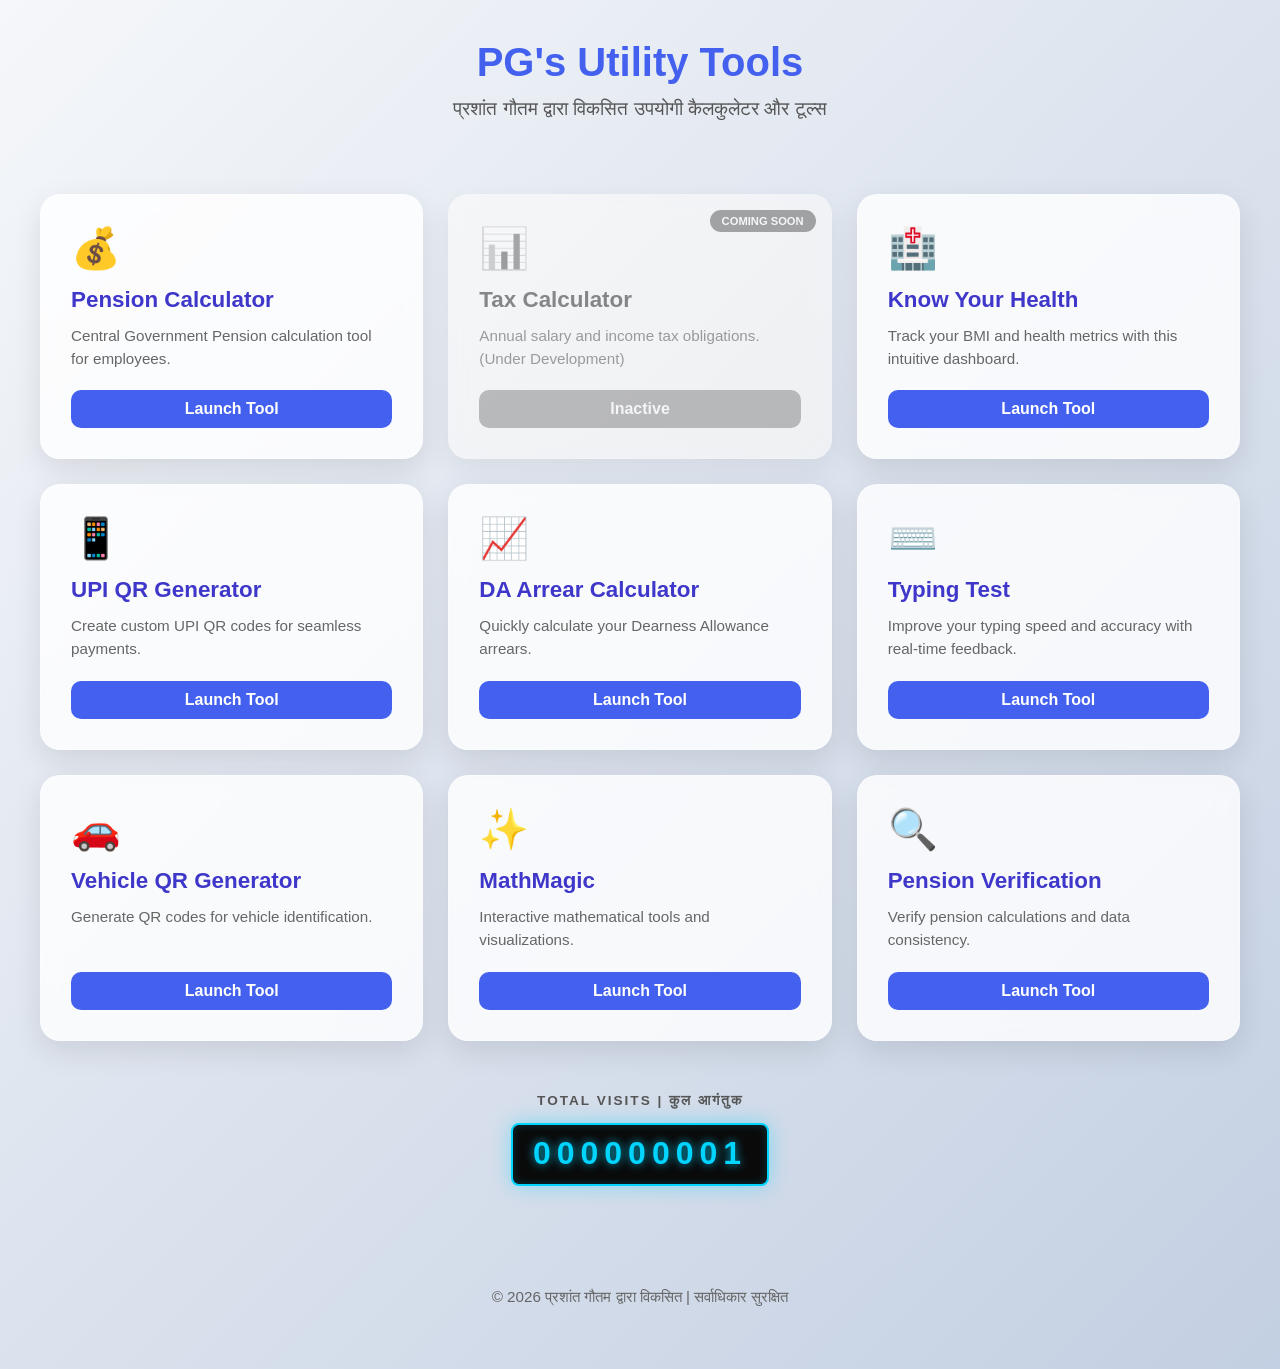
<file: index.html>
<!DOCTYPE html>
<html lang="hi">
<head>
    <meta charset="UTF-8">
    <meta name="viewport" content="width=device-width, initial-scale=1.0">
    <title>PG's Utility Tools | प्रशांत गौतम द्वारा विकसित</title>
    <style>
        :root {
            --primary: #4361ee;
            --secondary: #3f37c9;
            --accent: #4cc9f0;
            --text: #2b2d42;
            --bg: #f8f9fa;
            --white: #ffffff;
            --shadow: 0 10px 30px rgba(0, 0, 0, 0.1);
            --card-bg: rgba(255, 255, 255, 0.8);
        }

        * {
            box-sizing: border-box;
            margin: 0;
            padding: 0;
            font-family: 'Segoe UI', Roboto, -apple-system, sans-serif;
        }

        body {
            background: linear-gradient(135deg, #f5f7fa 0%, #c3cfe2 100%);
            color: var(--text);
            min-height: 100vh;
            display: flex;
            flex-direction: column;
            align-items: center;
            padding: 40px 20px;
        }

        header {
            text-align: center;
            margin-bottom: 50px;
        }

        h1 {
            font-size: 2.5rem;
            color: var(--primary);
            margin-bottom: 10px;
        }

        .subtitle {
            font-size: 1.2rem;
            color: #555;
            font-weight: 400;
        }

        .tools-grid {
            display: grid;
            grid-template-columns: repeat(auto-fill, minmax(300px, 1fr));
            gap: 25px;
            width: 100%;
            max-width: 1200px;
        }

        .tool-card {
            background: var(--card-bg);
            backdrop-filter: blur(10px);
            border: 1px solid rgba(255, 255, 255, 0.3);
            border-radius: 20px;
            padding: 30px;
            text-decoration: none;
            color: inherit;
            transition: all 0.3s ease;
            display: flex;
            flex-direction: column;
            justify-content: space-between;
            box-shadow: var(--shadow);
            position: relative;
        }

        .tool-card:not(.inactive):hover {
            transform: translateY(-10px);
            background: var(--white);
            box-shadow: 0 20px 40px rgba(0, 0, 0, 0.15);
            border-color: var(--primary);
        }

        .tool-card.inactive {
            opacity: 0.6;
            filter: grayscale(1);
            cursor: not-allowed;
        }

        .icon {
            font-size: 2.5rem;
            margin-bottom: 15px;
            display: block;
        }

        h3 {
            font-size: 1.4rem;
            margin-bottom: 12px;
            color: var(--secondary);
        }

        p {
            font-size: 0.95rem;
            line-height: 1.5;
            color: #666;
            margin-bottom: 20px;
        }

        .launch-btn {
            display: inline-block;
            background: var(--primary);
            color: white;
            padding: 10px 20px;
            border-radius: 10px;
            font-weight: 600;
            text-align: center;
            transition: background 0.3s;
        }

        .tool-card:not(.inactive):hover .launch-btn {
            background: var(--secondary);
        }

        .coming-soon-badge {
            position: absolute;
            top: 15px;
            right: 15px;
            background: #6c757d;
            color: white;
            padding: 5px 12px;
            border-radius: 15px;
            font-size: 0.7rem;
            font-weight: bold;
        }

        footer {
            margin-top: 60px;
            text-align: center;
            color: #777;
            font-size: 0.9rem;
        }

        @media (max-width: 600px) {
            .tools-grid { grid-template-columns: 1fr; }
        }
    </style>
</head>
<body>

    <header>
        <h1>PG's Utility Tools</h1>
        <p class="subtitle">प्रशांत गौतम द्वारा विकसित उपयोगी कैलकुलेटर और टूल्स</p>
    </header>

    <div class="tools-grid">
        <!-- Pension Calculator -->
        <a href="Others/pension_calculator.html" class="tool-card">
            <div>
                <span class="icon">💰</span>
                <h3>Pension Calculator</h3>
                <p>Central Government Pension calculation tool for employees.</p>
            </div>
            <span class="launch-btn">Launch Tool</span>
        </a>

        <!-- Inactive Tax Calculator -->
        <div class="tool-card inactive">
            <span class="coming-soon-badge">COMING SOON</span>
            <div>
                <span class="icon">📊</span>
                <h3>Tax Calculator</h3>
                <p>Annual salary and income tax obligations. (Under Development)</p>
            </div>
            <span class="launch-btn" style="background: #999;">Inactive</span>
        </div>

        <!-- Health & BMI -->
        <a href="universal_health_bmi/index.html" class="tool-card">
            <div>
                <span class="icon">🏥</span>
                <h3>Know Your Health</h3>
                <p>Track your BMI and health metrics with this intuitive dashboard.</p>
            </div>
            <span class="launch-btn">Launch Tool</span>
        </a>

        <!-- UPI QR Generator -->
        <a href="upi_qr_generator/index.html" class="tool-card">
            <div>
                <span class="icon">📱</span>
                <h3>UPI QR Generator</h3>
                <p>Create custom UPI QR codes for seamless payments.</p>
            </div>
            <span class="launch-btn">Launch Tool</span>
        </a>

        <!-- DA Arrear Calculator -->
        <a href="Others/da_arrear_calculator.html" class="tool-card">
            <div>
                <span class="icon">📈</span>
                <h3>DA Arrear Calculator</h3>
                <p>Quickly calculate your Dearness Allowance arrears.</p>
            </div>
            <span class="launch-btn">Launch Tool</span>
        </a>

        <!-- Typing Test -->
        <a href="TypingTest/index.html" class="tool-card">
            <div>
                <span class="icon">⌨️</span>
                <h3>Typing Test</h3>
                <p>Improve your typing speed and accuracy with real-time feedback.</p>
            </div>
            <span class="launch-btn">Launch Tool</span>
        </a>

        <!-- Vehicle QR Generator -->
        <a href="vehicle_qr_generator/index.html" class="tool-card">
            <div>
                <span class="icon">🚗</span>
                <h3>Vehicle QR Generator</h3>
                <p>Generate QR codes for vehicle identification.</p>
            </div>
            <span class="launch-btn">Launch Tool</span>
        </a>

        <!-- MathMagic -->
        <a href="Others/MathMagic.html" class="tool-card">
            <div>
                <span class="icon">✨</span>
                <h3>MathMagic</h3>
                <p>Interactive mathematical tools and visualizations.</p>
            </div>
            <span class="launch-btn">Launch Tool</span>
        </a>

        <!-- Pension Verification -->
        <a href="Others/pension_verification_calculator.html" class="tool-card">
            <div>
                <span class="icon">🔍</span>
                <h3>Pension Verification</h3>
                <p>Verify pension calculations and data consistency.</p>
            </div>
            <span class="launch-btn">Launch Tool</span>
        </a>
    </div>

    <div class="visitor-section" style="margin-top: 50px; text-align: center; padding-bottom: 40px;">
        <p style="font-size: 0.85rem; color: #555; margin-bottom: 12px; font-weight: bold; letter-spacing: 2px; text-transform: uppercase;">Total Visits | कुल आगंतुक</p>
        
        <!-- Digital Ticker Display -->
        <div class="digital-ticker" style="
            background: #0a0a0a;
            color: #00d4ff;
            font-family: 'Courier New', Courier, monospace;
            font-size: 32px;
            font-weight: bold;
            padding: 10px 20px;
            border-radius: 8px;
            display: inline-block;
            border: 2px solid #00d4ff;
            box-shadow: 0 0 20px rgba(0, 212, 255, 0.4), inset 0 0 10px rgba(0, 212, 255, 0.2);
            letter-spacing: 6px;
            text-shadow: 0 0 10px rgba(0, 212, 255, 0.8);
        ">
            <span id="v-count">000000000</span>
        </div>
    </div>

    <script>
        // Function to fetch and update visitor count
        async function updateVisitorCount() {
            const counterId = "pg-utility-hub-unique-v2"; // New ID for clean start
            const namespace = "prashantgautam";
            
            // Check if user has already been counted in this session
            const hasBeenCounted = sessionStorage.getItem('v_counted');
            
            // If not counted, use '/up' to increment. If already counted, use '/get' to just show.
            const action = hasBeenCounted ? 'get' : 'up';
            const url = `https://api.counterapi.dev/v1/${namespace}/${counterId}/${action}`;
            
            try {
                const response = await fetch(url);
                const data = await response.json();
                const count = data.count.toString();
                
                // Pad with zeros to make it 9 digits
                const paddedCount = count.padStart(9, '0');
                
                // Update display
                document.getElementById('v-count').innerText = paddedCount;
                
                // Set flag so we don't count them again this session
                if (!hasBeenCounted) {
                    sessionStorage.setItem('v_counted', 'true');
                }
            } catch (error) {
                console.error("Counter failed:", error);
                // Fallback display
                document.getElementById('v-count').innerText = "000000001";
            }
        }

        // Call on load
        updateVisitorCount();
    </script>

    <footer>
        <p>© 2026 प्रशांत गौतम द्वारा विकसित | सर्वाधिकार सुरक्षित</p>
    </footer>

</body>
</html>
</file>
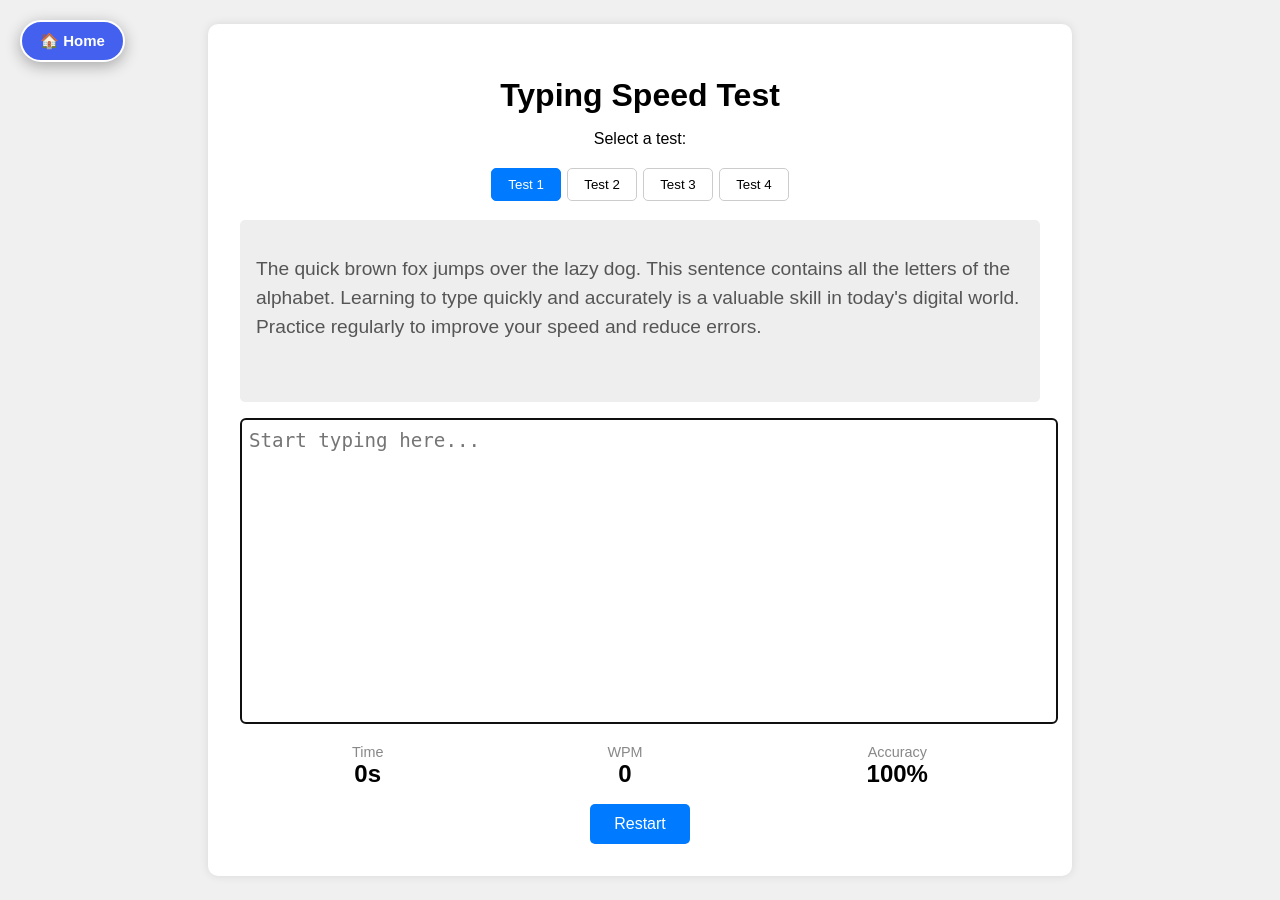
<file: TypingTest/index.html>
<!DOCTYPE html>
<html lang="en">
<head>
    <meta charset="UTF-8">
    <meta name="viewport" content="width=device-width, initial-scale=1.0">
    <title>Typing Speed Test</title>
    <link rel="stylesheet" href="style.css">

    <!-- Home Button Styling -->
    <style>
        .home-btn {
            position: fixed;
            top: 20px;
            left: 20px;
            background: #4361ee;
            color: white !important;
            padding: 10px 18px;
            border-radius: 30px;
            text-decoration: none;
            font-family: 'Segoe UI', Tahoma, Geneva, Verdana, sans-serif;
            font-size: 15px;
            font-weight: bold;
            z-index: 999999;
            box-shadow: 0 4px 15px rgba(0,0,0,0.3);
            transition: all 0.3s ease;
            display: inline-flex;
            align-items: center;
            gap: 8px;
            border: 2px solid white;
        }
        .home-btn:hover {
            background: #3f37c9;
            transform: scale(1.05);
            box-shadow: 0 6px 20px rgba(0,0,0,0.4);
        }
        @media (max-width: 600px) {
            .home-btn { top: 10px; left: 10px; padding: 8px 12px; font-size: 13px; }
        }
        @media print { .home-btn { display: none; } }
    </style>
</head>
<body>
    <a href="../index.html" class="home-btn">🏠 Home</a>

    <div class="container">
        <h1>Typing Speed Test</h1>
        <div id="test-selection">
            <p>Select a test:</p>
            <!-- Sample test buttons will be added here by JavaScript -->
        </div>
        <div id="text-to-type-container">
            <p id="text-to-type"></p>
        </div>
        <textarea id="user-input" rows="10" placeholder="Start typing here..."></textarea>
        <div class="stats">
            <div class="stat">
                <p>Time</p>
                <p id="timer">0s</p>
            </div>
            <div class="stat">
                <p>WPM</p>
                <p id="wpm">0</p>
            </div>
            <div class="stat">
                <p>Accuracy</p>
                <p id="accuracy">100%</p>
            </div>
        </div>
        <button id="restart-btn">Restart</button>
    </div>
    <script src="script.js"></script>
</body>
</html>
</file>
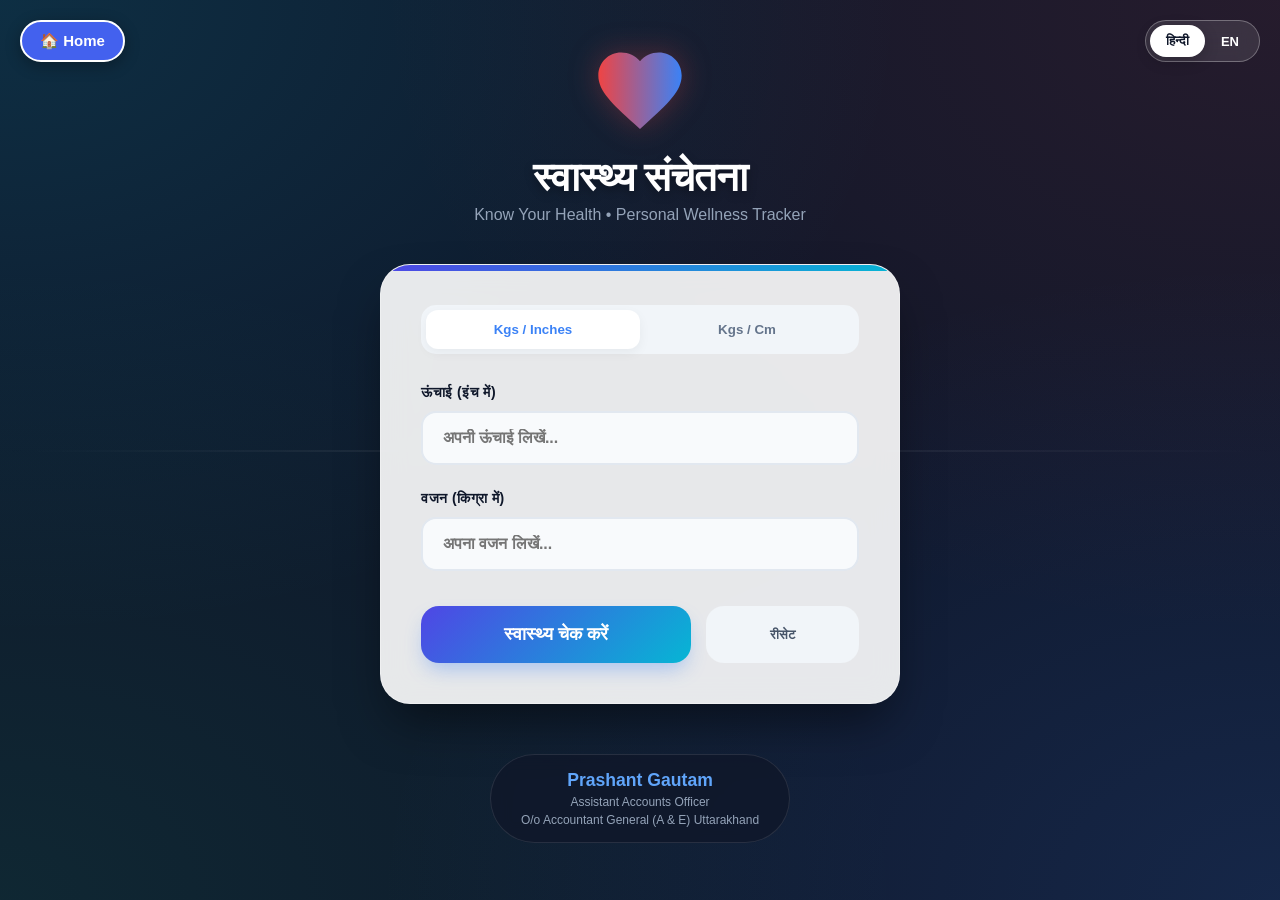
<file: universal_health_bmi/index.html>
<!DOCTYPE html>
<html lang="hi">
<head>
    <meta charset="UTF-8">
    <meta name="viewport" content="width=device-width, initial-scale=1.0">
    <title>Know Your Health | स्वास्थ्य संचेतना</title>
    <style>
        :root {
            --glass-bg: rgba(255, 255, 255, 0.9);
            --glass-border: rgba(255, 255, 255, 0.3);
            --primary-gradient: linear-gradient(135deg, #4f46e5 0%, #06b6d4 100%);
            --heart-red: #ef4444;
            --heart-blue: #3b82f6;
            --text-dark: #0f172a;
            --text-muted: #475569;
        }

        * {
            box-sizing: border-box;
            font-family: 'Segoe UI', Roboto, Helvetica, Arial, sans-serif;
            margin: 0;
            padding: 0;
        }

        body {
            background: #0f172a;
            background-image: 
                radial-gradient(at 0% 0%, rgba(6, 182, 212, 0.15) 0px, transparent 50%),
                radial-gradient(at 100% 0%, rgba(239, 68, 68, 0.1) 0px, transparent 50%),
                radial-gradient(at 100% 100%, rgba(59, 130, 246, 0.15) 0px, transparent 50%),
                radial-gradient(at 0% 100%, rgba(16, 185, 129, 0.1) 0px, transparent 50%);
            min-height: 100vh;
            display: flex;
            flex-direction: column;
            align-items: center;
            padding: 40px 20px;
            overflow-x: hidden;
            color: var(--text-dark);
        }

        /* Animated Background Pulse */
        body::before {
            content: "";
            position: fixed;
            top: 50%;
            left: 0;
            width: 100%;
            height: 2px;
            background: linear-gradient(90deg, transparent, rgba(255,255,255,0.1), transparent);
            z-index: -1;
            animation: pulse-line 4s infinite linear;
        }

        @keyframes pulse-line {
            0% { transform: translateX(-100%); }
            100% { transform: translateX(100%); }
        }

        /* Language Toggle */
        .lang-switch {
            position: absolute;
            top: 20px;
            right: 20px;
            background: rgba(255,255,255,0.1);
            backdrop-filter: blur(10px);
            padding: 4px;
            border-radius: 30px;
            border: 1px solid var(--glass-border);
            display: flex;
            z-index: 100;
        }

        .lang-btn {
            border: none;
            background: transparent;
            color: white;
            padding: 8px 16px;
            border-radius: 25px;
            cursor: pointer;
            font-size: 13px;
            font-weight: 700;
            transition: 0.3s;
        }

        .lang-btn.active {
            background: white;
            color: var(--text-dark);
            box-shadow: 0 4px 15px rgba(0,0,0,0.2);
        }

        /* Header & Logo */
        .header {
            text-align: center;
            margin-bottom: 40px;
        }

        .logo-container {
            position: relative;
            width: 100px;
            height: 100px;
            margin: 0 auto 15px;
        }

        .heart-svg {
            width: 100%;
            height: 100%;
            filter: drop-shadow(0 0 15px rgba(239, 68, 68, 0.3));
        }

        .ecg-line {
            position: absolute;
            top: 50%;
            left: 0;
            width: 100%;
            height: 40px;
            margin-top: -20px;
            stroke-dasharray: 1000;
            stroke-dashoffset: 1000;
            animation: ecg-draw 3s infinite linear;
        }

        @keyframes ecg-draw {
            to { stroke-dashoffset: 0; }
        }

        h1 {
            font-size: 2.5rem;
            font-weight: 900;
            color: white;
            text-shadow: 0 4px 10px rgba(0,0,0,0.3);
            letter-spacing: -1px;
        }

        .sub-tag {
            color: #94a3b8;
            font-size: 1rem;
            font-weight: 500;
            margin-top: 5px;
        }

        /* Main Glass Card */
        .main-card {
            background: var(--glass-bg);
            backdrop-filter: blur(15px);
            width: 100%;
            max-width: 520px;
            border-radius: 30px;
            padding: 40px;
            box-shadow: 0 25px 50px -12px rgba(0, 0, 0, 0.5);
            border: 1px solid var(--glass-border);
            position: relative;
            overflow: hidden;
        }

        .main-card::after {
            content: "";
            position: absolute;
            top: 0;
            left: 0;
            width: 100%;
            height: 6px;
            background: var(--primary-gradient);
        }

        /* Unit Selector */
        .unit-nav {
            display: flex;
            background: #f1f5f9;
            padding: 5px;
            border-radius: 15px;
            margin-bottom: 30px;
        }

        .unit-tab {
            flex: 1;
            border: none;
            padding: 12px;
            border-radius: 12px;
            font-weight: 700;
            cursor: pointer;
            color: #64748b;
            background: transparent;
            transition: 0.3s;
        }

        .unit-tab.active {
            background: white;
            color: var(--heart-blue);
            box-shadow: 0 4px 12px rgba(0,0,0,0.05);
        }

        /* Form Inputs */
        .input-box {
            margin-bottom: 25px;
        }

        label {
            display: block;
            font-size: 14px;
            font-weight: 800;
            color: var(--text-dark);
            margin-bottom: 10px;
            text-transform: uppercase;
            letter-spacing: 0.5px;
        }

        input {
            width: 100%;
            padding: 16px 20px;
            border-radius: 15px;
            border: 2px solid #e2e8f0;
            font-size: 16px;
            font-weight: 600;
            transition: 0.3s;
            background: #f8fafc;
        }

        input:focus {
            outline: none;
            border-color: var(--heart-blue);
            background: white;
            box-shadow: 0 0 0 4px rgba(59, 130, 246, 0.1);
        }

        /* Action Buttons */
        .btn-group {
            display: flex;
            gap: 15px;
            margin-top: 35px;
        }

        .btn-calc {
            flex: 2;
            background: var(--primary-gradient);
            color: white;
            border: none;
            padding: 18px;
            border-radius: 18px;
            font-size: 18px;
            font-weight: 800;
            cursor: pointer;
            transition: 0.3s;
            box-shadow: 0 10px 20px -5px rgba(59, 130, 246, 0.4);
        }

        .btn-calc:hover {
            transform: translateY(-2px);
            box-shadow: 0 15px 25px -5px rgba(59, 130, 246, 0.5);
        }

        .btn-reset {
            flex: 1;
            background: #f1f5f9;
            color: #475569;
            border: none;
            padding: 18px;
            border-radius: 18px;
            font-weight: 700;
            cursor: pointer;
        }

        /* Results Display */
        #result-area {
            display: none;
            margin-top: 40px;
            animation: zoomIn 0.5s cubic-bezier(0.175, 0.885, 0.32, 1.275);
        }

        @keyframes zoomIn {
            from { opacity: 0; transform: scale(0.9); }
            to { opacity: 1; transform: scale(1); }
        }

        .bmi-card {
            text-align: center;
            background: white;
            padding: 30px;
            border-radius: 25px;
            box-shadow: 0 10px 30px rgba(0,0,0,0.05);
            border: 1px solid #f1f5f9;
        }

        .bmi-circle {
            width: 140px;
            height: 140px;
            margin: 0 auto 15px;
            border-radius: 50%;
            display: flex;
            flex-direction: column;
            align-items: center;
            justify-content: center;
            border: 8px solid #f1f5f9;
            transition: 0.5s;
        }

        .bmi-val {
            font-size: 2.8rem;
            font-weight: 900;
        }

        .bmi-label {
            font-size: 12px;
            font-weight: 800;
            color: #94a3b8;
            letter-spacing: 2px;
        }

        .status-text {
            font-size: 1.5rem;
            font-weight: 800;
            margin-bottom: 25px;
        }

        /* Suggestions List */
        .info-grid {
            display: grid;
            gap: 20px;
            text-align: left;
        }

        .info-card {
            padding: 20px;
            border-radius: 20px;
            background: #f8fafc;
            border-left: 5px solid var(--heart-blue);
        }

        .info-card h4 {
            font-size: 14px;
            color: var(--heart-blue);
            margin-bottom: 12px;
            display: flex;
            align-items: center;
            gap: 8px;
        }

        .info-card ul {
            list-style: none;
        }

        .info-card li {
            font-size: 14px;
            margin-bottom: 6px;
            color: #334155;
            display: flex;
            align-items: center;
            gap: 8px;
        }

        .info-card li::before {
            content: "✦";
            color: var(--heart-blue);
            font-size: 10px;
        }

        .footer {
            margin-top: 50px;
            text-align: center;
            color: white;
        }

        .pg-badge {
            background: rgba(15, 23, 42, 0.8);
            backdrop-filter: blur(10px);
            padding: 15px 30px;
            border-radius: 50px;
            display: inline-flex;
            flex-direction: column;
            align-items: center;
            border: 1px solid rgba(255,255,255,0.1);
        }

        .pg-name {
            color: #60a5fa;
            font-weight: 800;
            font-size: 1.1rem;
        }

        .pg-title {
            font-size: 12px;
            color: #94a3b8;
            margin-top: 4px;
        }

        @media (max-width: 480px) {
            h1 { font-size: 1.8rem; }
            .main-card { padding: 30px 20px; }
        }
    </style>

    <!-- Home Button Styling -->
    <style>
        .home-btn {
            position: fixed;
            top: 20px;
            left: 20px;
            background: #4361ee;
            color: white !important;
            padding: 10px 18px;
            border-radius: 30px;
            text-decoration: none;
            font-family: 'Segoe UI', Tahoma, Geneva, Verdana, sans-serif;
            font-size: 15px;
            font-weight: bold;
            z-index: 999999;
            box-shadow: 0 4px 15px rgba(0,0,0,0.3);
            transition: all 0.3s ease;
            display: inline-flex;
            align-items: center;
            gap: 8px;
            border: 2px solid white;
        }
        .home-btn:hover {
            background: #3f37c9;
            transform: scale(1.05);
            box-shadow: 0 6px 20px rgba(0,0,0,0.4);
        }
        @media (max-width: 600px) {
            .home-btn { top: 10px; left: 10px; padding: 8px 12px; font-size: 13px; }
        }
        @media print { .home-btn { display: none; } }
    </style>
</head>
<body>
    <a href="../index.html" class="home-btn">🏠 Home</a>


<div class="lang-switch">
    <button id="hi-btn" class="lang-btn active" onclick="setLanguage('hi')">हिन्दी</button>
    <button id="en-btn" class="lang-btn" onclick="setLanguage('en')">EN</button>
</div>

<div class="header">
    <div class="logo-container">
        <!-- Dual Shade Heart -->
        <svg class="heart-svg" viewBox="0 0 24 24">
            <defs>
                <linearGradient id="heartGradient" x1="0%" y1="0%" x2="100%" y2="0%">
                    <stop offset="0%" style="stop-color:var(--heart-red);stop-opacity:1" />
                    <stop offset="100%" style="stop-color:var(--heart-blue);stop-opacity:1" />
                </linearGradient>
            </defs>
            <path fill="url(#heartGradient)" d="M12,21.35L10.55,20.03C5.4,15.36 2,12.27 2,8.5C2,5.41 4.41,3 7.5,3C9.24,3 10.91,3.81 12,5.08C13.09,3.81 14.76,3 16.5,3C19.59,3 22,5.41 22,8.5C22,12.27 18.6,15.36 13.45,20.03L12,21.35Z"/>
        </svg>
        <!-- ECG Pulse Line -->
        <svg class="ecg-line" viewBox="0 0 100 40">
            <path fill="none" stroke="white" stroke-width="2" d="M0,20 L20,20 L25,10 L30,30 L35,20 L80,20 L85,5 L90,35 L95,20 L100,20" />
        </svg>
    </div>
    <h1 id="title-text">स्वास्थ्य संचेतना</h1>
    <p class="sub-tag" id="sub-tag-text">Know Your Health • Personal Wellness Tracker</p>
</div>

<div class="main-card">
    <div class="unit-nav">
        <button id="kg-in-btn" class="unit-tab active" onclick="setUnits('kg-in')">Kgs / Inches</button>
        <button id="kg-cm-btn" class="unit-tab" onclick="setUnits('kg-cm')">Kgs / Cm</button>
    </div>

    <div class="input-box">
        <label id="height-label">ऊंचाई (इंच में)</label>
        <input type="number" id="height" placeholder="अपनी ऊंचाई लिखें..." step="0.1">
    </div>

    <div class="input-box">
        <label id="weight-label">वजन (किग्रा में)</label>
        <input type="number" id="weight" placeholder="अपना वजन लिखें..." step="0.1">
    </div>

    <div class="btn-group">
        <button class="btn-calc" id="calc-btn" onclick="calculateBMI()">स्वास्थ्य चेक करें</button>
        <button class="btn-reset" id="reset-btn" onclick="resetForm()">रीसेट</button>
    </div>

    <div id="result-area">
        <div class="bmi-card">
            <div class="bmi-circle" id="bmi-circle">
                <div class="bmi-val" id="bmi-display">--</div>
                <div class="bmi-label">BMI</div>
            </div>
            <div class="status-text" id="category-display">--</div>

            <div class="info-grid">
                <div class="info-card">
                    <h4 id="suggestions-header">🍱 खान-पान के सुझाव</h4>
                    <ul id="food-list"></ul>
                </div>
                <div class="info-card" style="border-left-color: #10b981;">
                    <h4 id="activity-header" style="color: #10b981;">🏃 प्राकृतिक व्यायाम</h4>
                    <ul id="exercise-list"></ul>
                </div>
            </div>
        </div>

        <p style="margin-top: 25px; font-size: 11px; text-align: center; color: #64748b; line-height: 1.6;" id="disclaimer-text">
            सूचना: यह कैलकुलेटर केवल शैक्षिक जानकारी के लिए है। किसी भी स्वास्थ्य योजना के लिए डॉक्टर से परामर्श लें।
        </p>
    </div>
</div>

<div class="footer">
    <div class="pg-badge">
        <span class="pg-name">Prashant Gautam</span>
        <span class="pg-title">Assistant Accounts Officer</span>
        <span class="pg-title">O/o Accountant General (A & E) Uttarakhand</span>
    </div>
</div>

<script>
    let currentLang = 'hi';
    let currentUnit = 'kg-in';

    const data = {
        hi: {
            title: "स्वास्थ्य संचेतना",
            subTag: "Know Your Health • Personal Wellness Tracker",
            hIn: "ऊंचाई (इंच में)",
            hCm: "ऊंचाई (सेमी में)",
            wKg: "वजन (किग्रा में)",
            calc: "स्वास्थ्य चेक करें",
            reset: "रीसेट",
            food: "🍱 खान-पान के सुझाव",
            exer: "🏃 प्राकृतिक व्यायाम",
            disc: "सूचना: यह कैलकुलेटर केवल शैक्षिक जानकारी के लिए है। किसी भी स्वास्थ्य योजना के लिए डॉक्टर से परामर्श लें।",
            phH: "अपनी ऊंचाई लिखें...",
            phW: "अपना वजन लिखें...",
            err: "कृपया सही ऊंचाई और वजन लिखें!",
            cats: {
                u: "कम वजन (Underweight)",
                n: "स्वस्थ वजन (Normal)",
                o: "अधिक वजन (Overweight)",
                ob: "मोटापा (Obese)"
            },
            f: {
                u: ["भुने चने और दूध", "केला और दही", "मूंगफली का सेवन", "घर का बना घी"],
                n: ["ताजी दालें और रोटी", "मौसमी हरी सब्जियां", "ताजी छाछ", "मौसमी फल"],
                o: ["अंकुरित अनाज", "नींबू पानी", "उबली सब्जियां", "तला-भुना कम करें"],
                ob: ["दाल का सूप", "बाजरा या जई", "ज्यादा पानी पिएं", "चीनी और मैदा बंद"]
            },
            e: {
                u: ["हल्की सैर", "सीढ़ियां चढ़ना", "योग और ध्यान", "8 घंटे की नींद"],
                n: ["तेज चलना (30 मि.)", "साइकिल चलाना", "प्राणायाम", "सक्रिय दिनचर्या"],
                o: ["तेज सैर (40 मि.)", "सीढ़ियों का प्रयोग", "सक्रिय घरेलू काम", "भोजन बाद टहलें"],
                ob: ["धीरे-धीरे पैदल चलें", "हाथ-पैर स्ट्रेच करें", "दीवार के सहारे स्क्वाट्स", "नियमित 10 मि. सैर"]
            }
        },
        en: {
            title: "Know Your Health",
            subTag: "Know Your Health • Personal Wellness Tracker",
            hIn: "Height (Inches)",
            hCm: "Height (Cm)",
            wKg: "Weight (Kg)",
            calc: "Check Health",
            reset: "Reset",
            food: "🍱 Food Suggestions",
            exer: "🏃 Natural Exercise",
            disc: "Note: This is for educational purposes only. Consult a doctor for clinical advice.",
            phH: "Enter height...",
            phW: "Enter weight...",
            err: "Please enter valid values!",
            cats: {
                u: "Underweight",
                n: "Healthy Weight",
                o: "Overweight",
                ob: "Obese"
            },
            f: {
                u: ["Roasted Gram & Milk", "Banana & Curd", "Peanuts & Seeds", "Homemade Ghee"],
                n: ["Fresh Dals & Roti", "Seasonal Greens", "Fresh Buttermilk", "Seasonal Fruits"],
                o: ["Sprouted Grains", "Lemon Water", "Boiled Veggies", "Less Oily Food"],
                ob: ["Lentil Soup", "Millets or Oats", "Stay Hydrated", "Quit Sugar/Flour"]
            },
            e: {
                u: ["Light Walk", "Stair Climbing", "Yoga & Meditation", "Proper Sleep"],
                n: ["Brisk Walk (30 min)", "Cycling", "Deep Breathing", "Active Routine"],
                o: ["Fast Walk (40 min)", "Use Stairs", "Active Chores", "Post-meal Walk"],
                ob: ["Slow Steady Walking", "Arm/Leg Stretches", "Wall Squats", "Three 10-min Walks"]
            }
        }
    };

    function setLanguage(lang) {
        currentLang = lang;
        document.getElementById('hi-btn').classList.toggle('active', lang === 'hi');
        document.getElementById('en-btn').classList.toggle('active', lang === 'en');
        updateUI();
        if (document.getElementById('result-area').style.display === 'block') calculateBMI();
    }

    function updateUI() {
        const t = data[currentLang];
        document.getElementById('title-text').innerText = t.title;
        document.getElementById('sub-tag-text').innerText = t.subTag;
        document.getElementById('weight-label').innerText = t.wKg;
        document.getElementById('calc-btn').innerText = t.calc;
        document.getElementById('reset-btn').innerText = t.reset;
        document.getElementById('suggestions-header').innerText = t.food;
        document.getElementById('activity-header').innerText = t.exer;
        document.getElementById('disclaimer-text').innerText = t.disc;
        document.getElementById('height').placeholder = t.phH;
        document.getElementById('weight').placeholder = t.phW;
        document.getElementById('height-label').innerText = (currentUnit === 'kg-in') ? t.hIn : t.hCm;
    }

    function setUnits(unit) {
        currentUnit = unit;
        document.getElementById('kg-in-btn').classList.toggle('active', unit === 'kg-in');
        document.getElementById('kg-cm-btn').classList.toggle('active', unit === 'kg-cm');
        updateUI();
        resetForm();
    }

    function calculateBMI() {
        const h = parseFloat(document.getElementById('height').value);
        const w = parseFloat(document.getElementById('weight').value);
        const t = data[currentLang];

        if (!h || !w || h <= 0 || w <= 0) {
            if (document.getElementById('result-area').style.display === 'none') alert(t.err);
            return;
        }

        let bmi;
        if (currentUnit === 'kg-cm') {
            bmi = w / ((h / 100) ** 2);
        } else {
            bmi = w / ((h * 0.0254) ** 2);
        }

        showResult(bmi);
    }

    function showResult(bmi) {
        const area = document.getElementById('result-area');
        const display = document.getElementById('bmi-display');
        const catBox = document.getElementById('category-display');
        const circle = document.getElementById('bmi-circle');
        const t = data[currentLang];

        display.innerText = bmi.toFixed(1);
        area.style.display = 'block';

        let cat = '';
        let color = '';
        if (bmi < 18.5) { cat = 'u'; color = '#3b82f6'; }
        else if (bmi < 25) { cat = 'n'; color = '#10b981'; }
        else if (bmi < 30) { cat = 'o'; color = '#f59e0b'; }
        else { cat = 'ob'; color = '#ef4444'; }

        catBox.innerText = t.cats[cat];
        catBox.style.color = color;
        circle.style.borderColor = color;
        display.style.color = color;
        circle.style.boxShadow = `0 10px 30px ${color}33`;

        document.getElementById('food-list').innerHTML = t.f[cat].map(f => `<li>${f}</li>`).join('');
        document.getElementById('exercise-list').innerHTML = t.e[cat].map(e => `<li>${e}</li>`).join('');
        
        area.scrollIntoView({ behavior: 'smooth' });
    }

    function resetForm() {
        document.getElementById('height').value = '';
        document.getElementById('weight').value = '';
        document.getElementById('result-area').style.display = 'none';
    }

    updateUI();
</script>

</body>
</html>
</file>
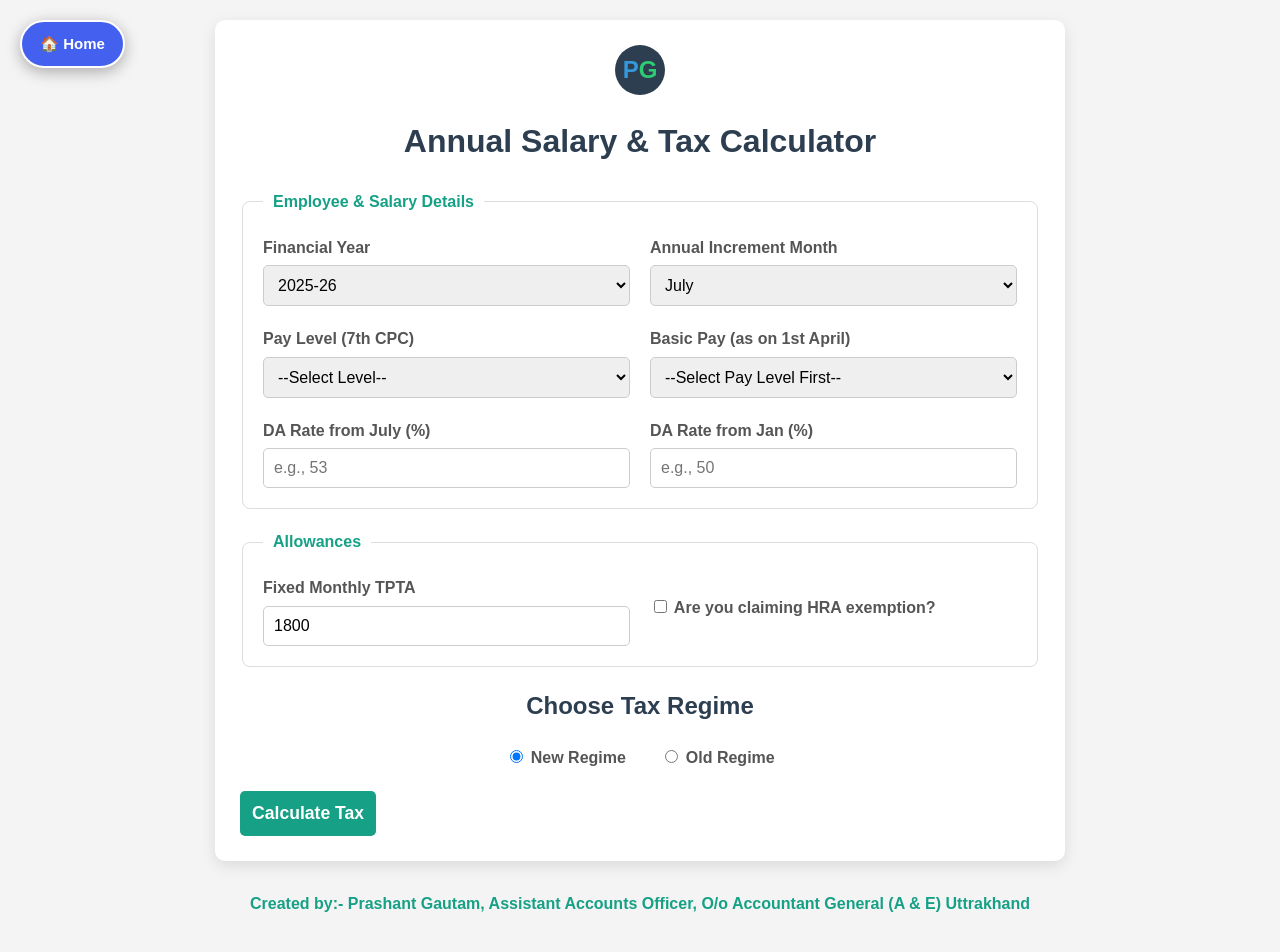
<file: Others/annual_tax_calculator.html>
<!DOCTYPE html>
<html lang="en">
<head>
    <meta charset="UTF-8">
    <meta name="viewport" content="width=device-width, initial-scale=1.0">
    <title>Annual Salary & Tax Calculator</title>
    <style>
        body {
            font-family: -apple-system, BlinkMacSystemFont, 'Segoe UI', Roboto, Oxygen, Ubuntu, Cantarell, 'Open Sans', 'Helvetica Neue', sans-serif;
            line-height: 1.6;
            color: #333;
            background-color: #f4f4f4;
            margin: 0;
            padding: 20px;
        }
        .container {
            max-width: 800px;
            margin: auto;
            background: #fff;
            padding: 25px;
            border-radius: 10px;
            box-shadow: 0 5px 15px rgba(0,0,0,0.1);
        }
        h1, h2 {
            text-align: center;
            color: #2c3e50;
        }
        fieldset {
            border: 1px solid #ddd;
            border-radius: 8px;
            padding: 20px;
            margin-bottom: 20px;
        }
        legend {
            padding: 0 10px;
            font-weight: 600;
            color: #16a085;
        }
        .form-grid {
            display: grid;
            grid-template-columns: 1fr 1fr;
            gap: 20px;
        }
        .form-group {
            display: flex;
            flex-direction: column;
        }
        label {
            margin-bottom: 5px;
            font-weight: 600;
            color: #555;
        }
        input, select {
            padding: 10px;
            border: 1px solid #ccc;
            border-radius: 5px;
            font-size: 1rem;
        }
        button {
            grid-column: 1 / -1;
            padding: 12px;
            background-color: #16a085;
            color: white;
            border: none;
            border-radius: 5px;
            cursor: pointer;
            font-size: 1.1rem;
            font-weight: bold;
            transition: background-color 0.3s;
        }
        button:hover {
            background-color: #117a65;
        }
        #results {
            margin-top: 30px;
            background-color: #e8f6f3;
            padding: 20px;
            border-radius: 8px;
            border-left: 5px solid #16a085;
        }
        .result-item {
            display: flex;
            justify-content: space-between;
            padding: 10px 0;
            border-bottom: 1px solid #d1e8e2;
        }
        .result-item:last-child {
            border-bottom: none;
        }
        .result-item span {
            font-weight: 500;
        }
        .result-item .value {
            font-weight: 700;
            color: #117a65;
        }
        .tax-regime { text-align: center; margin-bottom: 20px; }
        .tax-regime label { margin: 0 15px; cursor: pointer; }
    </style>

    <!-- Home Button Styling -->
    <style>
        .home-btn {
            position: fixed;
            top: 20px;
            left: 20px;
            background: #4361ee;
            color: white !important;
            padding: 10px 18px;
            border-radius: 30px;
            text-decoration: none;
            font-family: 'Segoe UI', Tahoma, Geneva, Verdana, sans-serif;
            font-size: 15px;
            font-weight: bold;
            z-index: 999999;
            box-shadow: 0 4px 15px rgba(0,0,0,0.3);
            transition: all 0.3s ease;
            display: inline-flex;
            align-items: center;
            gap: 8px;
            border: 2px solid white;
        }
        .home-btn:hover {
            background: #3f37c9;
            transform: scale(1.05);
            box-shadow: 0 6px 20px rgba(0,0,0,0.4);
        }
        @media (max-width: 600px) {
            .home-btn { top: 10px; left: 10px; padding: 8px 12px; font-size: 13px; }
        }
        @media print { .home-btn { display: none; } }
    </style>
</head>
<body>
    <a href="../index.html" class="home-btn">🏠 Home</a>


<div class="container">
    <div class="logo-container" style="text-align: center; margin-bottom: 10px;">
        <div class="logo-initials" style="width: 50px; height: 50px; background-color: #2c3e50; color: #fff; border-radius: 50%; display: inline-flex; align-items: center; justify-content: center; font-size: 24px; font-weight: bold; font-family: 'Segoe UI', sans-serif;">
            <span style="color: #3498db;">P</span><span style="color: #2ecc71;">G</span>
        </div>
    </div>
    <h1>Annual Salary & Tax Calculator</h1>

    <form id="taxForm">
        <fieldset>
            <legend>Employee & Salary Details</legend>
            <div class="form-grid">
                <div class="form-group">
                    <label for="fy">Financial Year</label>
                    <select id="fy">
                        <option value="2023-24">2023-24</option>
                        <option value="2024-25">2024-25</option>
                        <option value="2025-26" selected>2025-26</option>
                    </select>
                </div>
                <div class="form-group">
                    <label for="incrementMonth">Annual Increment Month</label>
                    <select id="incrementMonth">
                        <option value="1">January</option>
                        <option value="7" selected>July</option>
                    </select>
                </div>
                <div class="form-group">
                    <label for="payLevel">Pay Level (7th CPC)</label>
                    <select id="payLevel" onchange="updateBasicPayOptions()" required>
                        <option value="">--Select Level--</option>
                    </select>
                </div>
                <div class="form-group">
                    <label for="basicPayAtStart">Basic Pay (as on 1st April)</label>
                    <select id="basicPayAtStart" required>
                        <option value="">--Select Pay Level First--</option>
                    </select>
                </div>
                <div class="form-group">
                    <label for="daRateJuly">DA Rate from July (%)</label>
                    <input type="number" id="daRateJuly" placeholder="e.g., 53" required>
                </div>
                <div class="form-group">
                    <label for="daRateJan">DA Rate from Jan (%)</label>
                    <input type="number" id="daRateJan" placeholder="e.g., 50" required>
                </div>
            </div>
        </fieldset>

        <fieldset>
            <legend>Allowances</legend>
            <div class="form-grid">
                <div class="form-group">
                    <label for="fixedTPTA">Fixed Monthly TPTA</label>
                    <input type="number" id="fixedTPTA" value="1800">
                </div>
                <div class="form-group" style="justify-content: center;">
                    <label><input type="checkbox" id="isHraClaimed" onchange="toggleHraFields()"> Are you claiming HRA exemption?</label>
                </div>
            </div>
            <div class="form-grid" id="hraFields" style="display: none; margin-top: 20px;">
                <div class="form-group">
                    <label for="cityCategory">City Category</label>
                    <select id="cityCategory">
                        <option value="Z">Z</option>
                        <option value="Y">Y</option>
                        <option value="X">X</option>
                    </select>
                </div>
                <div class="form-group">
                    <label for="rentPaid">Total Rent Paid (Annual)</label>
                    <input type="number" id="rentPaid" value="0">
                </div>
            </div>
        </fieldset>
        
        <fieldset id="deductionsFieldset">
            <legend>Deductions (Old Regime)</legend>
            <div class="form-grid">
                <div class="form-group">
                    <label for="deduction80C">80C Investments (other than NPS)</label>
                    <input type="number" id="deduction80C" value="0">
                </div>
                <div class="form-group">
                    <label for="deduction80CCD1B">80CCD(1B) (NPS)</label>
                    <input type="number" id="deduction80CCD1B" value="0">
                </div>
                <div class="form-group">
                    <label for="deduction80D">80D (Health Insurance)</label>
                    <input type="number" id="deduction80D" value="0">
                </div>
                <div class="form-group">
                    <label for="professionalTax">Professional Tax (Annual)</label>
                    <input type="number" id="professionalTax" value="2400">
                </div>
            </div>
        </fieldset>

        <div class="tax-regime">
            <h2>Choose Tax Regime</h2>
            <label><input type="radio" name="taxRegime" value="new" checked onchange="toggleDeductions()"> New Regime</label>
            <label><input type="radio" name="taxRegime" value="old" onchange="toggleDeductions()"> Old Regime</label>
        </div>

        <button type="button" onclick="calculateTax()">Calculate Tax</button>
    </form>

    <div id="results" style="display:none;"></div>

</div>

<p style="text-align:center; font-weight: bold; color: #16a085; margin-top: 30px;">Created by:- Prashant Gautam, Assistant Accounts Officer, O/o Accountant General (A & E) Uttrakhand</p>

<script>
    const payMatrix = {
        1: [18000, 18500, 19100, 19700, 20300, 20900, 21500, 22100, 22800, 23500, 24200, 24900, 25600, 26400, 27200, 28000, 28800, 29700, 30600, 31500, 32400, 33400, 34400, 35400, 36500, 37600, 38700, 39900, 41100, 42300, 43600, 44900, 46200, 47600, 49000, 50500, 52000, 53600, 55200, 56900],
        2: [19900, 20500, 21100, 21700, 22400, 23100, 23800, 24500, 25200, 26000, 26800, 27600, 28400, 29300, 30200, 31100, 32000, 33000, 34000, 35000, 36100, 37200, 38300, 39400, 40600, 41800, 43100, 44400, 45700, 47100, 48500, 50000, 51500, 53000, 54600, 56200, 57900, 59600, 61400, 63200],
        3: [21700, 22400, 23100, 23800, 24500, 25200, 26000, 26800, 27600, 28400, 29300, 30200, 31100, 32000, 33000, 34000, 35000, 36100, 37200, 38300, 39400, 40600, 41800, 43100, 44400, 45700, 47100, 48500, 50000, 51500, 53000, 54600, 56200, 57900, 59600, 61400, 63200, 65100, 67100, 69100],
        4: [25500, 26300, 27100, 27900, 28700, 29600, 30500, 31400, 32300, 33300, 34300, 35300, 36400, 37500, 38600, 39800, 41000, 42200, 43500, 44800, 46100, 47500, 48900, 50400, 51900, 53500, 55100, 56800, 58500, 60300, 62100, 64000, 65900, 67900, 69900, 72000, 74200, 76400, 78700, 81100],
        5: [29200, 30100, 31000, 31900, 32900, 33900, 34900, 35900, 37000, 38100, 39200, 40400, 41600, 42800, 44100, 45400, 46800, 48200, 49600, 51100, 52600, 54200, 55800, 57500, 59200, 61000, 62800, 64700, 66600, 68600, 70700, 72800, 75000, 77300, 79600, 82000, 84500, 87000, 89600, 92300],
        6: [35400, 36500, 37600, 38700, 39900, 41100, 42300, 43600, 44900, 46200, 47600, 49000, 50500, 52000, 53600, 55200, 56900, 58600, 60400, 62200, 64100, 66000, 68000, 70000, 72100, 74300, 76500, 78800, 81200, 83600, 86100, 88700, 91400, 94100, 96900, 99800, 102800, 105900, 109100, 112400],
        7: [44900, 46200, 47600, 49000, 50500, 52000, 53600, 55200, 56900, 58600, 60400, 62200, 64100, 66000, 68000, 70000, 72100, 74300, 76500, 78800, 81200, 83600, 86100, 88700, 91400, 94100, 96900, 99800, 102800, 105900, 109100, 112400, 115800, 119300, 122900, 126600, 130400, 134300, 138300, 142400],
        8: [47600, 49000, 50500, 52000, 53600, 55200, 56900, 58600, 60400, 62200, 64100, 66000, 68000, 70000, 72100, 74300, 76500, 78800, 81200, 83600, 86100, 88700, 91400, 94100, 96900, 99800, 102800, 105900, 109100, 112400, 115800, 119300, 122900, 126600, 130400, 134300, 138300, 142400, 146700, 151100],
        9: [53100, 54700, 56300, 58000, 59700, 61500, 63300, 65200, 67200, 69200, 71300, 73400, 75600, 77900, 80200, 82600, 85100, 87700, 90300, 93000, 95800, 98700, 101700, 104800, 107900, 111100, 114400, 117800, 121300, 124900, 128600, 132500, 136500, 140600, 144800, 149100, 153600, 158200, 162900, 167800],
        10: [56100, 57800, 59500, 61300, 63100, 65000, 67000, 69000, 71100, 73200, 75400, 77700, 80000, 82400, 84900, 87400, 90000, 92700, 95500, 98400, 101400, 104400, 107500, 110700, 114000, 117400, 120900, 124500, 128200, 132000, 135900, 139900, 144100, 148400, 152900, 157500, 162200, 167100, 172100, 177200],
        11: [67700, 69700, 71800, 74000, 76200, 78500, 80900, 83300, 85800, 88400, 91100, 93800, 96600, 99500, 102500, 105600, 108800, 112100, 115500, 119000, 122600, 126300, 130100, 134000, 138000, 142100, 146400, 150800, 155300, 159900, 164700, 169600, 174700, 179900, 185300, 190900, 196600, 202500, 208600, 214800],
        12: [78800, 81200, 83600, 86100, 88700, 91400, 94100, 96900, 99800, 102800, 105900, 109100, 112400, 115800, 119300, 122900, 126600, 130400, 134300, 138300, 142400, 146700, 151100, 155600, 160300, 165100, 170100, 175200, 180500, 185900, 191500, 197200, 203100, 209200],
        13: [118500, 122100, 125800, 129600, 133500, 137500, 141600, 145800, 150200, 154700, 159300, 164100, 169000, 174100, 179300, 184700, 190200, 195900, 201800, 207900],
        '13A': [131100, 135000, 139100, 143300, 147600, 152000, 156600, 161300, 166100, 171100, 176200, 181500, 186900, 192500, 198300, 204200, 210300],
        14: [144200, 148500, 153000, 157600, 162300, 167200, 172200, 177400, 182700, 188200, 193800, 199600, 205600, 211800, 218200],
        15: [182200, 187700, 193300, 199100, 205100, 211300, 217600, 224100],
        16: [205400, 211600, 217900, 224400],
        17: [225000],
        18: [250000]
    };

    function toggleDeductions() {
        const regime = document.querySelector('input[name="taxRegime"]:checked').value;
        document.getElementById('deductionsFieldset').style.display = (regime === 'old') ? 'block' : 'none';
    }

    function toggleHraFields() {
        const isHraClaimed = document.getElementById('isHraClaimed').checked;
        document.getElementById('hraFields').style.display = isHraClaimed ? 'grid' : 'none';
    }

    function populatePayLevels() {
        const payLevelSelect = document.getElementById('payLevel');
        const levels = Object.keys(payMatrix);
        for (const level of levels) {
            const option = document.createElement('option');
            option.value = level;
            option.textContent = `Level ${level}`;
            payLevelSelect.appendChild(option);
        }
    }

    function updateBasicPayOptions() {
        const payLevel = document.getElementById('payLevel').value;
        const basicPaySelect = document.getElementById('basicPayAtStart');
        basicPaySelect.innerHTML = ''; 

        if (!payLevel) {
            const defaultOption = document.createElement('option');
            defaultOption.value = "";
            defaultOption.textContent = "--Select Pay Level First--";
            basicPaySelect.appendChild(defaultOption);
            return;
        }

        const basicPays = payMatrix[payLevel];
        for (const pay of basicPays) {
            const option = document.createElement('option');
            option.value = pay;
            option.textContent = new Intl.NumberFormat('en-IN').format(pay);
            basicPaySelect.appendChild(option);
        }
    }

    window.onload = function() {
        toggleDeductions();
        toggleHraFields();
        populatePayLevels();
        updateBasicPayOptions();
    };

    function calculateTax() {
        // --- 1. GATHER ALL INPUTS ---
        const taxRegime = document.querySelector('input[name="taxRegime"]:checked').value;
        const startBasic = parseFloat(document.getElementById('basicPayAtStart').value);
        const payLevel = document.getElementById('payLevel').value;
        const incrementMonth = parseInt(document.getElementById('incrementMonth').value);
        const daRateJan = parseFloat(document.getElementById('daRateJan').value);
        const daRateJuly = parseFloat(document.getElementById('daRateJuly').value);
        const fixedTPTA = parseFloat(document.getElementById('fixedTPTA').value);
        const isHraClaimed = document.getElementById('isHraClaimed').checked;
        const cityCategory = document.getElementById('cityCategory').value;
        const rentPaid = parseFloat(document.getElementById('rentPaid').value);
        const profTax = parseFloat(document.getElementById('professionalTax').value);
        let ded80C = parseFloat(document.getElementById('deduction80C').value);
        let ded80CCD1B = parseFloat(document.getElementById('deduction80CCD1B').value);
        let ded80D = parseFloat(document.getElementById('deduction80D').value);

        if (!payLevel || !startBasic) {
            alert("Please select a Pay Level and Basic Pay.");
            return;
        }

        // --- 2. SALARY & ALLOWANCE SIMULATION (12 MONTHS) ---
        let totalBasic = 0, totalDA = 0, totalHRA = 0, totalTPTA = 0;
        let totalEmployeeNPS = 0;

        const levelPays = payMatrix[payLevel];
        const startIndex = levelPays.indexOf(startBasic);
        const incrementedBasic = (startIndex !== -1 && startIndex < levelPays.length -1) ? levelPays[startIndex + 1] : startBasic;
        
        for (let i = 0; i < 12; i++) {
            const monthJS = (3 + i) % 12; 

            let currentBasic = startBasic;
            const incrementMonthJS = incrementMonth - 1; 
            
            if ( (incrementMonthJS === 6 && monthJS >= 6) || (incrementMonthJS === 0 && monthJS < 3 && incrementMonth < 4) ) {
                 currentBasic = incrementedBasic;
            } else if (incrementMonthJS === 0 && incrementMonth > 3) {
                //This case is for July increment getting basic for apr-jun
            } else if (incrementMonthJS === 6 && monthJS < 6) {
                //This case is for Jan increment getting basic for apr-dec
            } else {
                 currentBasic = incrementedBasic;
            }
            

            const currentDARate = (monthJS >= 6) ? daRateJuly : daRateJan;
            const currentDA = currentBasic * (currentDARate / 100);
            
            let hraRate = 0;
            if (isHraClaimed) {
                if (currentDARate >= 50) {
                    if(cityCategory === 'X') hraRate = 0.30;
                    else if (cityCategory === 'Y') hraRate = 0.20;
                    else hraRate = 0.10;
                } else {
                    if(cityCategory === 'X') hraRate = 0.27;
                    else if (cityCategory === 'Y') hraRate = 0.18;
                    else hraRate = 0.09;
                }
            }
            const currentHRA = currentBasic * hraRate;
            
            const currentTPTA = fixedTPTA + (fixedTPTA * currentDARate / 100);

            totalBasic += currentBasic;
            totalDA += currentDA;
            totalHRA += currentHRA;
            totalTPTA += currentTPTA;
            totalEmployeeNPS += (currentBasic + currentDA) * 0.10;
        }

        // --- 3. GROSS SALARY & EXEMPTIONS ---
        const grossSalary = totalBasic + totalDA + totalHRA + totalTPTA;
        
        let hraExemption = 0;
        if (isHraClaimed && rentPaid > 0) {
            const salaryForHRA = totalBasic + totalDA;
            const metroFactor = (cityCategory === 'X') ? 0.5 : 0.4;
            const minHRA = Math.min(
                totalHRA,
                rentPaid - (0.10 * salaryForHRA),
                metroFactor * salaryForHRA
            );
            hraExemption = Math.max(0, minHRA);
        }

        const taxableGross = grossSalary - hraExemption;
        const standardDeduction = 50000;
        let netTaxableIncome = taxableGross - standardDeduction;

        // --- 4. REGIME-SPECIFIC DEDUCTIONS & TAX CALCULATION ---
        let totalDeductionsVal = 0;
        
        if (taxRegime === 'old') {
            const actual80C = Math.min(ded80C + totalEmployeeNPS, 150000);
            const actual80CCD1B = Math.min(ded80CCD1B, 50000);
            const actual80D = Math.min(ded80D, 25000); 
            const actualProfTax = Math.min(profTax, 2500);
            totalDeductionsVal = actual80C + actual80CCD1B + actual80D + actualProfTax;
            netTaxableIncome -= totalDeductionsVal;
        }
        
        let tax = 0;
        netTaxableIncome = Math.max(0, netTaxableIncome);

        if (taxRegime === 'new') {
            if (netTaxableIncome <= 700000) { tax = 0; } 
            else {
                if (netTaxableIncome > 300000) tax += (Math.min(netTaxableIncome, 600000) - 300000) * 0.05;
                if (netTaxableIncome > 600000) tax += (Math.min(netTaxableIncome, 900000) - 600000) * 0.10;
                if (netTaxableIncome > 900000) tax += (Math.min(netTaxableIncome, 1200000) - 900000) * 0.15;
                if (netTaxableIncome > 1200000) tax += (Math.min(netTaxableIncome, 1500000) - 1200000) * 0.20;
                if (netTaxableIncome > 1500000) tax += (netTaxableIncome - 1500000) * 0.30;
            }
        } else { // Old Regime
            if (netTaxableIncome <= 500000) { tax = 0; } 
            else {
                let tempIncome = netTaxableIncome;
                if (tempIncome > 1000000) { tax += (tempIncome - 1000000) * 0.30; tempIncome = 1000000; }
                if (tempIncome > 500000) { tax += (tempIncome - 500000) * 0.20; tempIncome = 500000; }
                if (tempIncome > 250000) { tax += (tempIncome - 250000) * 0.05; }
            }
        }
        
        const cess = tax * 0.04;
        const totalTaxPayable = tax + cess;

        // --- 5. RENDER OUTPUT ---
        const resultsDiv = document.getElementById('results');
        const formatInr = (num) => new Intl.NumberFormat('en-IN', { style: 'currency', currency: 'INR', maximumFractionDigits: 0 }).format(num);
        resultsDiv.innerHTML = `
            <h2>Tax Calculation Summary (${taxRegime.toUpperCase()} Regime)</h2>
            <div class="result-item"><span>Total Basic Pay:</span> <span class="value">${formatInr(totalBasic)}</span></div>
            <div class="result-item"><span>Total Dearness Allowance (DA):</span> <span class="value">${formatInr(totalDA)}</span></div>
            <div class="result-item"><span>Total House Rent Allowance (HRA):</span> <span class="value">${formatInr(totalHRA)}</span></div>
            <div class="result-item"><span>Total Transport Allowance (TPTA):</span> <span class="value">${formatInr(totalTPTA)}</span></div>
            <hr>
            <div class="result-item"><strong><span>Gross Salary:</span></strong> <strong class="value">${formatInr(grossSalary)}</strong></div>
            <hr>
            <div class="result-item"><span>HRA Exemption:</span> <span class="value">- ${formatInr(hraExemption)}</span></div>
            <div class="result-item"><span>Standard Deduction:</span> <span class="value">- ${formatInr(standardDeduction)}</span></div>
            <div class="result-item"><span>Professional Tax:</span> <span class="value">- ${formatInr(taxRegime === 'old' ? Math.min(profTax, 2500) : 0)}</span></div>
            <div class="result-item"><span>Section 80 Deductions (incl. NPS):</span> <span class="value">- ${formatInr(taxRegime === 'old' ? totalDeductionsVal - Math.min(profTax, 2500) : 0)}</span></div>
            <hr>
            <div class="result-item"><strong><span>Net Taxable Income:</span></strong> <strong class="value">${formatInr(netTaxableIncome)}</strong></div>
            <hr>
            <div class="result-item"><span>Income Tax (Excl. Cess):</span> <span class="value">${formatInr(tax)}</span></div>
            <div class="result-item"><span>Health & Edu. Cess (4%):</span> <span class="value">${formatInr(cess)}</span></div>
            <hr>
            <div class="result-item" style="font-size: 1.2em;"><strong><span>Total Tax Payable:</span></strong> <strong class="value">${formatInr(totalTaxPayable)}</strong></div>
        `;
        resultsDiv.style.display = 'block';
    }
</script>
</body>
</html>
</body>
</html>
</file>
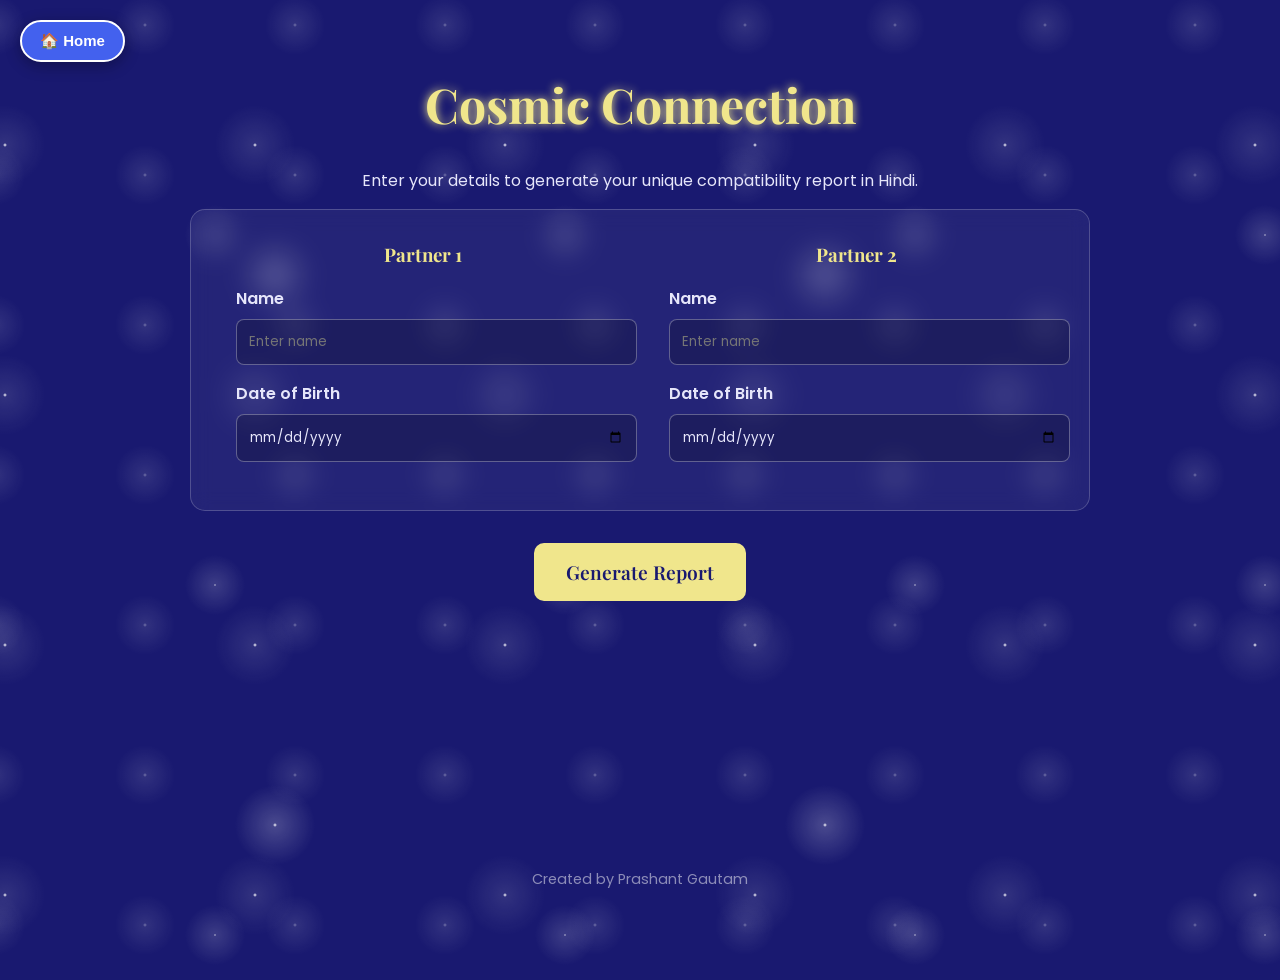
<file: Others/CompatibilityReport.html>
<!DOCTYPE html>
<html lang="en">
<head>
    <meta charset="UTF-8">
    <meta name="viewport" content="width=device-width, initial-scale=1.0">
    <title>Cosmic Connection - Compatibility Report</title>
    <link rel="preconnect" href="https://fonts.googleapis.com">
    <link rel="preconnect" href="https://fonts.gstatic.com" crossorigin>
    <link href="https://fonts.googleapis.com/css2?family=Poppins:wght@300;400;600&family=Playfair+Display:wght@700&family=Tiro+Devanagari+Hindi&display=swap" rel="stylesheet">
    <style>
        :root {
            --primary-color: #6a5acd; /* Spirit Medium Purple */
            --secondary-color: #f0e68c; /* Khaki */
            --background-color: #191970; /* Midnight Blue */
            --card-background: rgba(255, 255, 255, 0.05);
            --text-color: #e6e6fa; /* Lavender */
            --heading-font: 'Playfair Display', serif;
            --body-font: 'Poppins', sans-serif;
            --hindi-font: 'Tiro Devanagari Hindi', serif;
        }
        body {
            background-color: var(--background-color);
            background-image:
                radial-gradient(white, rgba(255,255,255,.2) 2px, transparent 40px),
                radial-gradient(white, rgba(255,255,255,.15) 1px, transparent 30px),
                radial-gradient(white, rgba(255,255,255,.1) 2px, transparent 40px),
                radial-gradient(rgba(255,255,255,.4), rgba(255,255,255,.1) 2px, transparent 30px);
            background-size: 550px 550px, 350px 350px, 250px 250px, 150px 150px;
            background-position: 0 0, 40px 60px, 130px 270px, 70px 100px;
            font-family: var(--body-font);
            color: var(--text-color);
            padding: 2rem;
            min-height: 100vh;
        }
        .container {
            max-width: 900px;
            margin: 0 auto;
            text-align: center;
        }
        h1 {
            font-family: var(--heading-font);
            color: var(--secondary-color);
            font-size: 3rem;
            text-shadow: 0 0 10px var(--secondary-color);
        }
        .form-container {
            display: flex;
            justify-content: space-around;
            gap: 2rem;
            background: var(--card-background);
            padding: 2rem;
            border-radius: 15px;
            backdrop-filter: blur(10px);
            border: 1px solid rgba(255, 255, 255, 0.2);
        }
        .partner-input {
            width: 45%;
        }
        .partner-input h3 {
            font-family: var(--heading-font);
            margin-top: 0;
            color: var(--secondary-color);
        }
        .form-group {
            margin-bottom: 1rem;
            text-align: left;
        }
        .form-group label {
            display: block;
            margin-bottom: 0.5rem;
            font-weight: 600;
        }
        .form-group input {
            width: 100%;
            padding: 0.75rem;
            border-radius: 8px;
            border: 1px solid rgba(255, 255, 255, 0.3);
            background: rgba(0,0,0,0.2);
            color: var(--text-color);
            font-family: var(--body-font);
        }
        #generate-btn {
            margin-top: 2rem;
            padding: 1rem 2rem;
            font-size: 1.2rem;
            font-weight: 600;
            font-family: var(--heading-font);
            background-color: var(--secondary-color);
            color: var(--background-color);
            border: none;
            border-radius: 10px;
            cursor: pointer;
            transition: transform 0.2s, box-shadow 0.2s;
        }
        #generate-btn:hover {
            transform: scale(1.05);
            box-shadow: 0 0 15px var(--secondary-color);
        }
        #report-container {
            margin-top: 3rem;
            background: var(--card-background);
            padding: 2rem;
            border-radius: 15px;
            backdrop-filter: blur(10px);
            border: 1px solid rgba(255, 255, 255, 0.2);
            text-align: left;
            display: none; /* Initially hidden */
            font-family: var(--hindi-font);
        }
        #report-container h2 {
            font-family: var(--heading-font);
            color: var(--secondary-color);
            text-align: center;
            border-bottom: 2px solid var(--secondary-color);
            padding-bottom: 0.5rem;
        }
        .report-section {
            margin-bottom: 1.5rem;
        }
        .report-section h4 {
            color: var(--primary-color);
            font-family: var(--heading-font);
        }
        .signature {
            position: fixed;
            bottom: 10px;
            left: 0;
            right: 0;
            text-align: center;
            font-size: 0.9rem;
            color: rgba(255, 255, 255, 0.5);
        }

        /* Responsive */
        @media (max-width: 768px) {
            body { padding: 1rem; }
            .form-container {
                flex-direction: column;
                align-items: center;
            }
            .partner-input {
                width: 90%;
            }
            h1 {
                font-size: 2.5rem;
            }
            .signature {
                position: static;
                margin-top: 2rem;
            }
        }
    </style>

    <!-- Home Button Styling -->
    <style>
        .home-btn {
            position: fixed;
            top: 20px;
            left: 20px;
            background: #4361ee;
            color: white !important;
            padding: 10px 18px;
            border-radius: 30px;
            text-decoration: none;
            font-family: 'Segoe UI', Tahoma, Geneva, Verdana, sans-serif;
            font-size: 15px;
            font-weight: bold;
            z-index: 999999;
            box-shadow: 0 4px 15px rgba(0,0,0,0.3);
            transition: all 0.3s ease;
            display: inline-flex;
            align-items: center;
            gap: 8px;
            border: 2px solid white;
        }
        .home-btn:hover {
            background: #3f37c9;
            transform: scale(1.05);
            box-shadow: 0 6px 20px rgba(0,0,0,0.4);
        }
        @media (max-width: 600px) {
            .home-btn { top: 10px; left: 10px; padding: 8px 12px; font-size: 13px; }
        }
        @media print { .home-btn { display: none; } }
    </style>
</head>
<body>
    <a href="../index.html" class="home-btn">🏠 Home</a>


    <div class="container">
        <h1>Cosmic Connection</h1>
        <p>Enter your details to generate your unique compatibility report in Hindi.</p>

        <div class="form-container">
            <div class="partner-input">
                <h3>Partner 1</h3>
                <div class="form-group">
                    <label for="name1">Name</label>
                    <input type="text" id="name1" placeholder="Enter name">
                </div>
                <div class="form-group">
                    <label for="dob1">Date of Birth</label>
                    <input type="date" id="dob1">
                </div>
            </div>
            <div class="partner-input">
                <h3>Partner 2</h3>
                <div class="form-group">
                    <label for="name2">Name</label>
                    <input type="text" id="name2" placeholder="Enter name">
                </div>
                <div class="form-group">
                    <label for="dob2">Date of Birth</label>
                    <input type="date" id="dob2">
                </div>
            </div>
        </div>

        <button id="generate-btn">Generate Report</button>

        <div id="report-container"></div>
    </div>

    <div class="signature">
        Created by Prashant Gautam
    </div>

    <script>
        // --- HINDI DATA ---
        const zodiacNames_hi = {
            "Aries": "मेष", "Taurus": "वृषभ", "Gemini": "मिथुन", "Cancer": "कर्क", "Leo": "सिंह", "Virgo": "कन्या", 
            "Libra": "तुला", "Scorpio": "वृश्चिक", "Sagittarius": "धनु", "Capricorn": "मकर", "Aquarius": "कुंभ", "Pisces": "मीन"
        };
        const numberNames_hi = {"1":"१", "2":"२", "3":"३", "4":"४", "5":"५", "6":"६", "7":"७", "8":"८", "9":"९"};

        const zodiacCompatibility_hi = {
            "Aries": "मेष एक अग्नि राशि है, जो जुनून और ऊर्जा लाती है। जब दो मेष एक साथ आते हैं, तो यह उत्साह का बवंडर होता है, लेकिन प्रतिस्पर्धी भावनाओं से सावधान रहें।",
            "Taurus": "धैर्यवान वृषभ मेष की अग्नि को स्थिरता प्रदान करता है। यह एक चुनौतीपूर्ण मैच हो सकता है, लेकिन यदि आप एक-दूसरे की विभिन्न गतियों की सराहना करते हैं, तो यह बहुत फायदेमंद हो सकता है।",
            "Gemini": "मिथुन की तेज बुद्धि और मेष का उत्साह एक गतिशील, मजेदार जोड़ी बनाता है। इस ऊर्जावान संबंध को बनाए रखने के लिए संचार महत्वपूर्ण है।",
            "Cancer": "कर्क की भावनात्मक गहराई सीधे-सादे मेष पर भारी पड़ सकती है। इस पानी और आग के मिश्रण को काम करने के लिए दोनों तरफ से धैर्य और समझ की आवश्यकता होती है।",
            "Leo": "दो अग्नि राशियाँ! यह एक भावुक, नाटकीय और रचनात्मक जोड़ी है। दोनों को सुर्खियों में रहना पसंद है, इसलिए इसे साझा करना सुनिश्चित करें।",
            "Virgo": "व्यावहारिक कन्या को मेष का आवेग अराजक लग सकता है। हालांकि, कन्या का संगठनात्मक कौशल मेष के बड़े विचारों को वास्तविकता में बदलने में मदद कर सकता है।",
            "Libra": "विपरीत गुणों का एक उत्कृष्ट मेल। मेष का दृढ़ संकल्प और तुला की कूटनीति एक संतुलित और सामंजस्यपूर्ण साझेदारी बनाती है।",
            "Scorpio": "तीव्र और शक्तिशाली। यह एक चुंबकीय संबंध है, जो जुनून से भरा है। हालाँकि, यदि विश्वास पूरी तरह से स्थापित नहीं है तो सत्ता का संघर्ष उत्पन्न हो सकता है।",
            "Sagittarius": "एक शानदार, साहसिक मैच। दोनों राशियों को स्वतंत्रता, यात्रा और नए अनुभव पसंद हैं। आपके पास एक साथ शायद ही कोई नीरस क्षण होगा।",
            "Capricorn": "मकर की महत्वाकांक्षा लक्ष्य-उन्मुख होती है, जबकि मेष की अधिक आवेगी होती है। यदि आप सफलता के लिए अपने विभिन्न दृष्टिकोणों को संरेखित करते हैं तो आप महान चीजें हासिल कर सकते हैं।",
            "Aquarius": "दोनों स्वतंत्र और दूरदर्शी हैं। यह एक मजबूत बौद्धिक और सामाजिक संबंध है, जो एक दूसरे की स्वतंत्रता के लिए आपसी सम्मान पर बना है।",
            "Pisces": "मीन का स्वप्निल स्वभाव और मेष का सीधापन टकरा सकता है। हालाँकि, मीन की करुणा उग्र मेष आत्मा को शांत कर सकती है, जिससे एक गहरा सहानुभूतिपूर्ण बंधन बन सकता है।"
        };

        const numerologyCompatibility_hi = {
            "1": "एक '1' के रूप में, आप एक नेता हैं। दूसरे '1' के साथ, आपकी एक शक्तिशाली लेकिन संभावित रूप से प्रतिस्पर्धी गतिशीलता होगी। आप दोनों सफलता के लिए प्रयास करते हैं।",
            "2": "'2' एक शांतिदूत है। आपका कोमल स्वभाव सद्भाव और भावनात्मक समर्थन लाता है, जिससे एक गहरा पोषण करने वाली साझेदारी बनती है।",
            "3": "एक '3' रचनात्मकता और संचार लाता है। यह एक सामाजिक और अभिव्यंजक संबंध है, जो हँसी और खुशी से भरा है।",
            "4": "संख्या '4' स्थिरता और कड़ी मेहनत का प्रतिनिधित्व करती है। आप समर्पण के माध्यम से एक साथ एक बहुत ही सुरक्षित और स्थायी नींव बना सकते हैं।",
            "5": "स्वतंत्रता और रोमांच '5' को परिभाषित करते हैं। यह संबंध गतिशील और हमेशा बदलने वाला है, जो नए अनुभवों और उत्साह पर पनपता है।",
            "6": "संख्या '6' हृदय और घर की संख्या है। यह एक गहरा रोमांटिक और जिम्मेदार साझेदारी है, जो परिवार और समुदाय पर केंद्रित है।",
            "7": "एक '7' एक आध्यात्मिक खोजी और विश्लेषक है। यह एक गहरा बौद्धिक और आध्यात्मिक संबंध है, जहाँ गहरे विचार साझा किए जाते हैं।",
            "8": "संख्या '8' शक्ति और प्रचुरता के बारे में है। साथ में, आप महान भौतिक सफलता प्राप्त कर सकते हैं और एक साम्राज्य का निर्माण कर सकते हैं।",
            "9": "एक '9' के रूप में, आप एक दयालु मानवतावादी हैं। यह एक निस्वार्थ और देने वाला संबंध है, जो दुनिया को एक बेहतर जगह बनाने पर केंद्रित है।"
        };

        const personalityKeywords_hi = ["एक रचनात्मक आत्मा", "एक तार्किक दिमाग", "एक साहसी दिल", "एक पोषण करने वाली आत्मा", "एक करिश्माई उपस्थिति", "एक लचीला चरित्र", "एक आशावादी दृष्टिकोण", "एक विचारशील स्वभाव", "एक दृढ़ इच्छाशक्ति", "एक चंचल ऊर्जा"];

        // --- HELPER FUNCTIONS ---
        function getZodiacSign(date) {
            const day = date.getDate(); const month = date.getMonth() + 1;
            if ((month == 1 && day >= 20) || (month == 2 && day <= 18)) return "Aquarius";
            if ((month == 2 && day >= 19) || (month == 3 && day <= 20)) return "Pisces";
            if ((month == 3 && day >= 21) || (month == 4 && day <= 19)) return "Aries";
            if ((month == 4 && day >= 20) || (month == 5 && day <= 20)) return "Taurus";
            if ((month == 5 && day >= 21) || (month == 6 && day <= 20)) return "Gemini";
            if ((month == 6 && day >= 21) || (month == 7 && day <= 22)) return "Cancer";
            if ((month == 7 && day >= 23) || (month == 8 && day <= 22)) return "Leo";
            if ((month == 8 && day >= 23) || (month == 9 && day <= 22)) return "Virgo";
            if ((month == 9 && day >= 23) || (month == 10 && day <= 22)) return "Libra";
            if ((month == 10 && day >= 23) || (month == 11 && day <= 21)) return "Scorpio";
            if ((month == 11 && day >= 22) || (month == 12 && day <= 21)) return "Sagittarius";
            return "Capricorn";
        }

        function getLifePathNumber(date) {
            let num = `${date.getFullYear()}${date.getMonth() + 1}${date.getDate()}`;
            let sum = num.split('').reduce((acc, digit) => acc + parseInt(digit), 0);
            while (sum > 9 && sum !== 11 && sum !== 22) { // Master numbers can be kept, but we simplify
                sum = sum.toString().split('').reduce((acc, digit) => acc + parseInt(digit), 0);
            }
            return sum > 9 ? sum.toString().split('').reduce((acc, digit) => acc + parseInt(digit), 0) : sum;
        }

        function getPersonalityKeyword(name) {
            if (!name) return personalityKeywords_hi[0];
            return personalityKeywords_hi[name.length % personalityKeywords_hi.length];
        }

        // --- MAIN LOGIC ---
        const generateBtn = document.getElementById('generate-btn');
        const reportContainer = document.getElementById('report-container');

        generateBtn.addEventListener('click', () => {
            const name1 = document.getElementById('name1').value;
            const dob1String = document.getElementById('dob1').value;
            const name2 = document.getElementById('name2').value;
            const dob2String = document.getElementById('dob2').value;

            if (!name1 || !dob1String || !name2 || !dob2String) {
                alert('Please fill out all fields for both partners.');
                return;
            }

            const dob1 = new Date(dob1String);
            const dob2 = new Date(dob2String);

            const zodiac1 = getZodiacSign(dob1);
            const zodiac2 = getZodiacSign(dob2);
            const lifePath1 = getLifePathNumber(dob1).toString();
            const lifePath2 = getLifePathNumber(dob2).toString();
            const personality1 = getPersonalityKeyword(name1);
            const personality2 = getPersonalityKeyword(name2);

            // Generate Report HTML in Hindi
            const reportHTML = `
                <h2>आपका ब्रह्मांडीय संबंध रिपोर्ट</h2>
                <div class="report-section">
                    <h4>राशि अनुकूलता: ${zodiacNames_hi[zodiac1]} और ${zodiacNames_hi[zodiac2]}</h4>
                    <p>${zodiacCompatibility_hi[zodiac1] || "एक रहस्यमय और अद्वितीय राशि संबंध।"}</p>
                    <p>${zodiacCompatibility_hi[zodiac2] || "इस गतिशीलता की खोज से कई आश्चर्य सामने आएंगे।"}</p>
                </div>
                <div class="report-section">
                    <h4>अंकज्योतिष संबंध: जीवन पथ ${numberNames_hi[lifePath1]} और ${numberNames_hi[lifePath2]}</h4>
                    <p>${numerologyCompatibility_hi[lifePath1] || "आपके जीवन पथ संख्या एक विशेष बंधन बनाते हैं।"}</p>
                    <p>${numerologyCompatibility_hi[lifePath2] || "यह संयोजन खोज की यात्रा की ओर इशारा करता है।"}</p>
                </div>
                <div class="report-section">
                    <h4>व्यक्तित्व अंतर्दृष्टि</h4>
                    <p><strong>${name1}</strong> में ${personality1} है, जबकि <strong>${name2}</strong> में ${personality2} है। साथ में, यह एक ऐसी साझेदारी का सुझाव देता है जो रचनात्मकता को तर्क के साथ और रोमांच को स्थिरता के साथ संतुलित करती है। आपकी ऊर्जाएं आकर्षक तरीकों से एक-दूसरे की पूरक हैं।</p>
                </div>
            `;
            
            reportContainer.innerHTML = reportHTML;
            reportContainer.style.display = 'block';
        });
    </script>

</body>
</html>
</file>
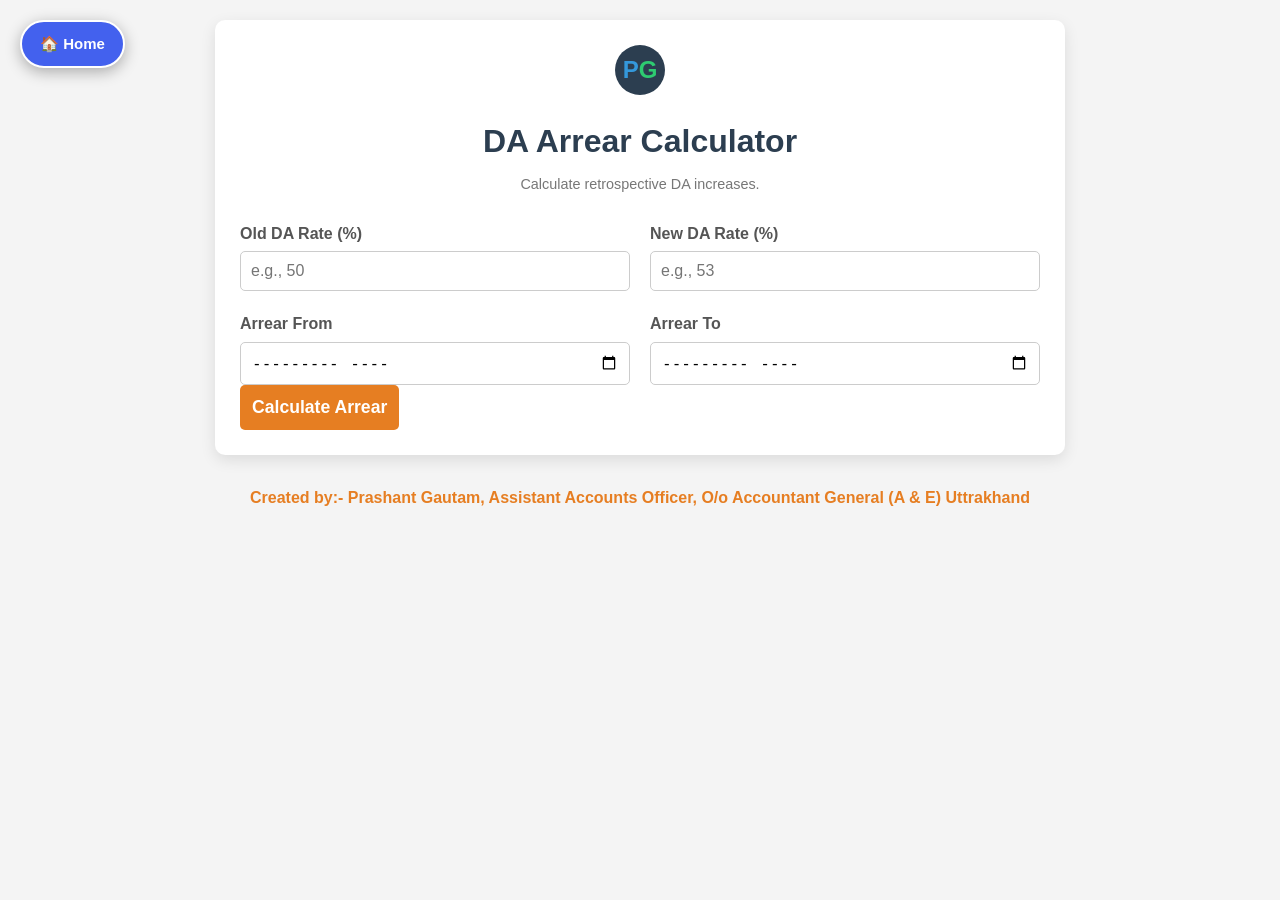
<file: Others/da_arrear_calculator.html>
<!DOCTYPE html>
<html lang="en">
<head>
    <meta charset="UTF-8">
    <meta name="viewport" content="width=device-width, initial-scale=1.0">
    <title>DA Arrear Calculator</title>
    <style>
        body {
            font-family: -apple-system, BlinkMacSystemFont, 'Segoe UI', Roboto, Oxygen, Ubuntu, Cantarell, 'Open Sans', 'Helvetica Neue', sans-serif;
            line-height: 1.6;
            color: #333;
            background-color: #f4f4f4;
            margin: 0;
            padding: 20px;
        }
        .container {
            max-width: 800px;
            margin: auto;
            background: #fff;
            padding: 25px;
            border-radius: 10px;
            box-shadow: 0 5px 15px rgba(0,0,0,0.1);
        }
        h1 {
            text-align: center;
            color: #2c3e50;
            margin-bottom: 20px;
        }
        .form-grid {
            display: grid;
            grid-template-columns: 1fr 1fr;
            gap: 20px;
        }
        .form-group {
            display: flex;
            flex-direction: column;
        }
        label {
            margin-bottom: 5px;
            font-weight: 600;
            color: #555;
        }
        input[type="month"], input[type="number"] {
            padding: 10px;
            border: 1px solid #ccc;
            border-radius: 5px;
            font-size: 1rem;
        }
        button {
            grid-column: 1 / -1;
            padding: 12px;
            background-color: #e67e22; /* Carrot Orange */
            color: white;
            border: none;
            border-radius: 5px;
            cursor: pointer;
            font-size: 1.1rem;
            font-weight: bold;
            transition: background-color 0.3s;
        }
        button:hover {
            background-color: #d35400; /* Pumpkin */
        }
        #results {
            margin-top: 30px;
            background-color: #fff5e6; /* Light orange/cream */
            padding: 20px;
            border-radius: 8px;
            border-left: 5px solid #e67e22; /* Carrot Orange */
        }
        #results h2 {
            margin-top: 0;
            color: #2c3e50;
        }
        #monthlyBasicPays .form-group {
            grid-column: 1 / -1;
        }
        .result-item {
            display: flex;
            justify-content: space-between;
            padding: 10px 0;
            border-bottom: 1px solid #ffe8cc;
        }
        .result-item:last-child {
            border-bottom: none;
        }
        .result-item span {
            font-weight: 500;
        }
        .result-item .value {
            font-weight: 700;
            color: #d35400; /* Pumpkin */
        }
        @media (max-width: 600px) {
            .form-grid {
                grid-template-columns: 1fr;
            }
        }
    </style>

    <!-- Home Button Styling -->
    <style>
        .home-btn {
            position: fixed;
            top: 20px;
            left: 20px;
            background: #4361ee;
            color: white !important;
            padding: 10px 18px;
            border-radius: 30px;
            text-decoration: none;
            font-family: 'Segoe UI', Tahoma, Geneva, Verdana, sans-serif;
            font-size: 15px;
            font-weight: bold;
            z-index: 999999;
            box-shadow: 0 4px 15px rgba(0,0,0,0.3);
            transition: all 0.3s ease;
            display: inline-flex;
            align-items: center;
            gap: 8px;
            border: 2px solid white;
        }
        .home-btn:hover {
            background: #3f37c9;
            transform: scale(1.05);
            box-shadow: 0 6px 20px rgba(0,0,0,0.4);
        }
        @media (max-width: 600px) {
            .home-btn { top: 10px; left: 10px; padding: 8px 12px; font-size: 13px; }
        }
        @media print { .home-btn { display: none; } }
    </style>
</head>
<body>
    <a href="../index.html" class="home-btn">🏠 Home</a>


<div class="container">
    <div class="logo-container" style="text-align: center; margin-bottom: 10px;">
        <div class="logo-initials" style="width: 50px; height: 50px; background-color: #2c3e50; color: #fff; border-radius: 50%; display: inline-flex; align-items: center; justify-content: center; font-size: 24px; font-weight: bold; font-family: 'Segoe UI', sans-serif;">
            <span style="color: #3498db;">P</span><span style="color: #2ecc71;">G</span>
        </div>
    </div>
    <h1>DA Arrear Calculator</h1>
    <p style="text-align:center; margin-top:-15px; margin-bottom: 25px; font-size: 0.9em; color: #777;">Calculate retrospective DA increases.</p>

    <form id="arrearForm">
        <div class="form-grid">
            <div class="form-group">
                <label for="oldDARate">Old DA Rate (%)</label>
                <input type="number" id="oldDARate" placeholder="e.g., 50" required>
            </div>
            <div class="form-group">
                <label for="newDARate">New DA Rate (%)</label>
                <input type="number" id="newDARate" placeholder="e.g., 53" required>
            </div>
            <div class="form-group">
                <label for="arrearFrom">Arrear From</label>
                <input type="month" id="arrearFrom" required onchange="generateMonthInputs()">
            </div>
            <div class="form-group">
                <label for="arrearTo">Arrear To</label>
                <input type="month" id="arrearTo" required onchange="generateMonthInputs()">
            </div>
        </div>
        
        <div class="form-grid" id="monthlyBasicPays">
            <!-- Basic pay inputs will be generated here -->
        </div>

        <button type="button" onclick="calculateArrear()">Calculate Arrear</button>
    </form>
    <div id="results" style="display:none;">
        <h2>Arrear Calculation Result</h2>
        <div id="resultDetails"></div>
    </div>
</div>

<script>
    function updateSubsequentBasicPays(event) {
        const changedInput = event.target;
        const changedValue = changedInput.value;
        const changedIndex = parseInt(changedInput.id.split('-')[2]);

        const allMonthlyInputs = document.querySelectorAll('.monthly-basic');

        for (let i = changedIndex + 1; i < allMonthlyInputs.length; i++) {
            allMonthlyInputs[i].value = changedValue;
        }
    }

    function generateMonthInputs() {
        const fromDateStr = document.getElementById('arrearFrom').value;
        const toDateStr = document.getElementById('arrearTo').value;
        const container = document.getElementById('monthlyBasicPays');
        container.innerHTML = ''; // Clear previous inputs

        if (!fromDateStr || !toDateStr) return;

        let currentDate = new Date(fromDateStr + '-01T00:00:00');
        const toDate = new Date(toDateStr + '-01T00:00:00');

        if (currentDate > toDate) return;

        let i = 0;
        while (currentDate <= toDate) {
            const monthName = currentDate.toLocaleString('default', { month: 'long' });
            const year = currentDate.getFullYear();
            
            const formGroup = document.createElement('div');
            formGroup.className = 'form-group';

            const label = document.createElement('label');
            label.htmlFor = `basic-month-${i}`;
            label.textContent = `Basic Pay for ${monthName} ${year}`;
            
            const input = document.createElement('input');
            input.type = 'number';
            input.id = `basic-month-${i}`;
            input.className = 'monthly-basic';
            input.placeholder = `e.g., 64100`;
            input.required = true;
            input.oninput = updateSubsequentBasicPays; // Attach listener to every input

            formGroup.appendChild(label);
            formGroup.appendChild(input);
            container.appendChild(formGroup);

            currentDate.setMonth(currentDate.getMonth() + 1);
            i++;
        }
    }

    function calculateArrear() {
        const oldRate = parseFloat(document.getElementById('oldDARate').value);
        const newRate = parseFloat(document.getElementById('newDARate').value);
        const monthlyInputs = document.querySelectorAll('.monthly-basic');
        
        if (isNaN(oldRate) || isNaN(newRate) || monthlyInputs.length === 0) {
            alert('Please fill all fields and ensure date range is valid.');
            return;
        }

        const rateDifference = (newRate - oldRate) / 100;
        if (rateDifference <= 0) {
            alert('New DA Rate must be higher than the Old DA Rate.');
            return;
        }
        
        let totalArrear = 0;
        let resultHTML = '';

        for (const input of monthlyInputs) {
            const basicPay = parseFloat(input.value);
            if (isNaN(basicPay)) {
                alert('Please enter a valid basic pay for all months.');
                return;
            }
            const monthlyArrear = basicPay * rateDifference;
            totalArrear += monthlyArrear;
            const monthLabel = input.previousElementSibling.textContent.replace('Basic Pay for ', '');
            resultHTML += `<div class="result-item"><span>Arrear for ${monthLabel}:</span> <span class="value">${formatInr(monthlyArrear)}</span></div>`;
        }

        const npsDeduction = totalArrear * 0.10;
        const netPayment = totalArrear - npsDeduction;

        const resultsDiv = document.getElementById('results');
        const resultDetails = document.getElementById('resultDetails');
        
        resultDetails.innerHTML = resultHTML + 
            `<hr>` +
            `<div class="result-item"><strong><span>Gross Arrear Payable:</span></strong> <strong class="value">${formatInr(totalArrear)}</strong></div>` +
            `<div class="result-item"><span>Less: NPS Deduction (10%):</span> <span class="value">${formatInr(npsDeduction)}</span></div>` +
            `<hr>` +
            `<div class="result-item"><strong><span>Net Arrear Payable:</span></strong> <strong class="value">${formatInr(netPayment)}</strong></div>`;
        resultsDiv.style.display = 'block';
    }

    const formatInr = (num) => new Intl.NumberFormat('en-IN', { style: 'currency', currency: 'INR', minimumFractionDigits: 2 }).format(num);

</script>

<p style="text-align:center; font-weight: bold; color: #e67e22; margin-top: 30px;">Created by:- Prashant Gautam, Assistant Accounts Officer, O/o Accountant General (A & E) Uttrakhand</p>
</body>
</html>
</file>
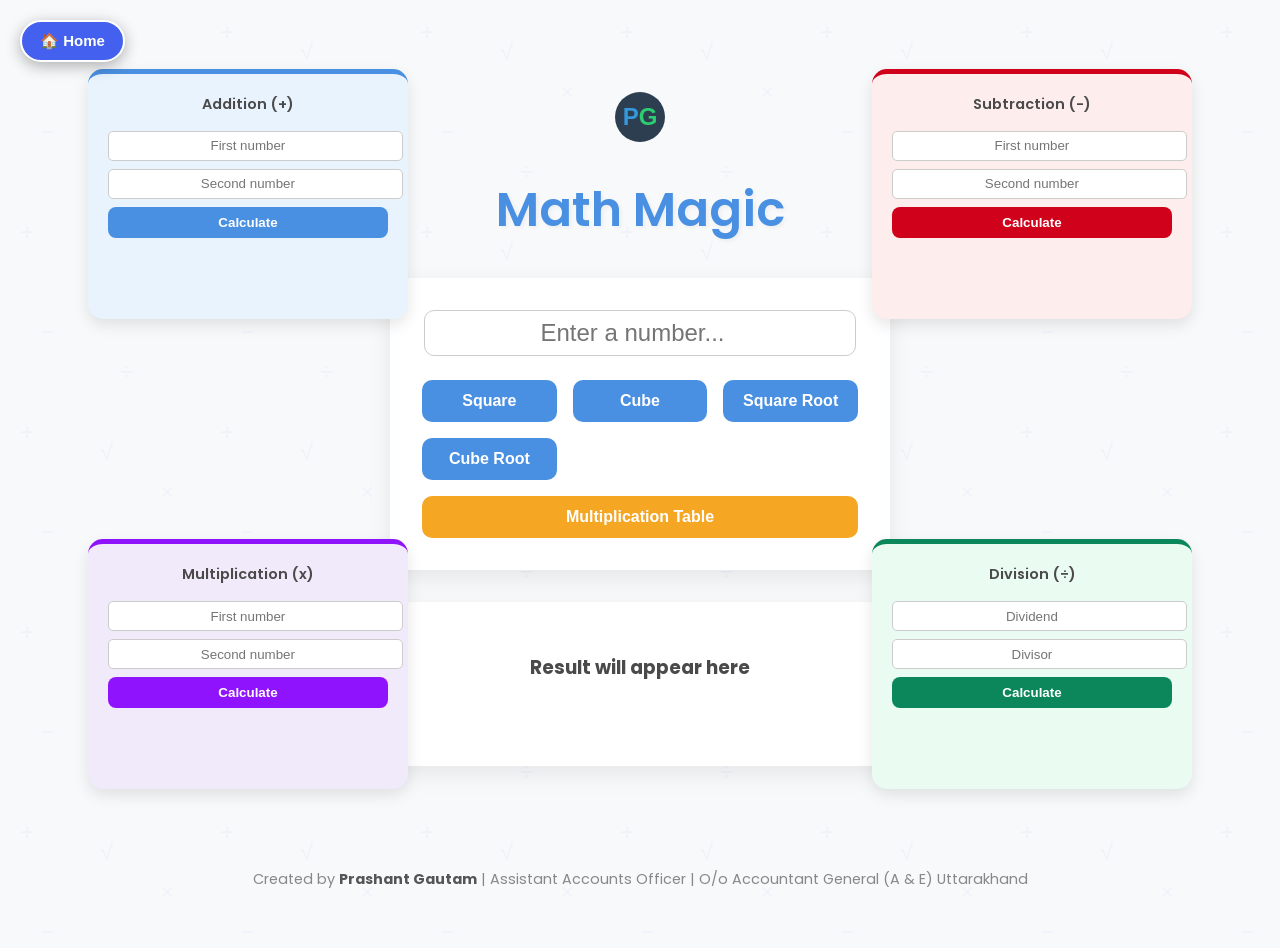
<file: Others/MathMagic.html>
<!DOCTYPE html>
<html lang="en">
<head>
    <meta charset="UTF-8">
    <meta name="viewport" content="width=device-width, initial-scale=1.0">
    <title>Math Magic</title>
    <link rel="preconnect" href="https://fonts.googleapis.com">
    <link rel="preconnect" href="https://fonts.gstatic.com" crossorigin>
    <link href="https://fonts.googleapis.com/css2?family=Poppins:wght@400;600&family=Great+Vibes&display=swap" rel="stylesheet">
    <style>
        :root {
            /* Elegant Palette */
            --primary-color: #4A90E2; /* A softer, elegant blue */
            --secondary-color: #F5A623; /* A warm, friendly orange */
            --background-color: #F8F9FA; /* A very light grey */
            --text-color: #4A4A4A; /* A dark grey, not quite black */
            --font-family: 'Poppins', sans-serif;
            
            /* Box Colors - A more cohesive, pastel-like theme */
            --add-bg: #E9F3FD;
            --add-border: #4A90E2;
            --sub-bg: #FDEDED;
            --sub-border: #D0021B;
            --mul-bg: #F0EAFB;
            --mul-border: #9013FE;
            --div-bg: #EAFBF2;
            --div-border: #0B875B;
        }
        body {
            background-color: var(--background-color);
            /* Watermark Background */
            background-image: url("data:image/svg+xml,%3Csvg xmlns='http://www.w3.org/2000/svg' width='200' height='200' viewBox='0 0 100 100'%3E%3Ctext x='10' y='20' font-family='Arial' font-size='12' fill='rgba(74,144,226,0.05)'%3E%2B%3C/text%3E%3Ctext x='50' y='30' font-family='Arial' font-size='12' fill='rgba(74,144,226,0.05)'%3E%E2%88%9A%3C/text%3E%3Ctext x='80' y='50' font-family='Arial' font-size='12' fill='rgba(74,144,226,0.05)'%3E%C3%97%3C/text%3E%3Ctext x='20' y='70' font-family='Arial' font-size='12' fill='rgba(74,144,226,0.05)'%3E%E2%88%92%3C/text%3E%3Ctext x='60' y='90' font-family='Arial' font-size='12' fill='rgba(74,144,226,0.05)'%3E%C3%B7%3C/text%3E%3C/svg%3E");
            font-family: var(--font-family);
            color: var(--text-color);
            padding: 1rem;
            min-height: 100vh;
        }
        .main-wrapper {
            position: relative;
            width: 100%;
            min-height: 90vh;
            display: flex;
            justify-content: center;
            align-items: center;
        }
        /* --- Central Calculator --- */
        .center-container {
            text-align: center;
            width: 100%;
            max-width: 500px; /* Slightly smaller to give more room */
            z-index: 10;
        }
        .title {
            font-size: 3rem;
            font-weight: 600;
            color: var(--primary-color);
            margin-bottom: 2rem;
            text-shadow: 2px 2px 4px rgba(0, 0, 0, 0.05);
        }
        .calculator {
            padding: 2rem;
            background-color: white;
            border-radius: 20px; /* More rounded */
            box-shadow: 0 8px 25px rgba(0, 0, 0, 0.08); /* Softer shadow */
        }
        #centerNumberInput {
            text-align: center;
            font-size: 1.5rem;
            border-radius: 10px;
            border: 1px solid #ccc;
            padding: 0.5rem;
            width: 95%;
        }
        .center-buttons {
            margin-top: 1.5rem;
            display: grid;
            grid-template-columns: repeat(auto-fit, minmax(120px, 1fr));
            gap: 1rem;
        }
        .center-btn {
            font-size: 1rem;
            font-weight: 600;
            padding: 0.75rem;
            border-radius: 10px;
            border: none;
            cursor: pointer;
            transition: transform 0.2s, box-shadow 0.2s;
            background-color: var(--primary-color);
            color: white;
        }
        .center-btn:hover {
            transform: translateY(-3px);
            box-shadow: 0 4px 8px rgba(0, 0, 0, 0.2);
        }
        .center-btn-warning {
            background-color: var(--secondary-color);
        }
        #centerResultContainer {
            margin-top: 2rem;
            padding: 2rem;
            background-color: white;
            border-radius: 20px;
            box-shadow: 0 8px 25px rgba(0, 0, 0, 0.08);
            min-height: 100px;
        }

        /* --- Corner Task Boxes --- */
        .task-box {
            position: absolute;
            width: 280px; /* Adjusted width */
            padding: 1.25rem;
            border-radius: 15px; /* Softer radius */
            box-shadow: 0 6px 15px rgba(0,0,0,0.1);
            z-index: 20;
            font-size: 0.9rem;
            transition: transform 0.3s ease;
        }
        .task-box:hover {
            transform: scale(1.03);
        }
        .task-box h4 {
            margin-top: 0;
            margin-bottom: 1rem;
            text-align: center;
            font-weight: 600;
            color: var(--text-color);
        }
        .task-box input {
            width: 100%;
            padding: 0.4rem;
            margin-bottom: 0.5rem;
            border-radius: 5px;
            border: 1px solid #ccc;
            text-align: center;
        }
        .task-box button {
            width: 100%;
            padding: 0.5rem;
            border-radius: 8px;
            border: none;
            color: white;
            cursor: pointer;
            font-weight: 600;
        }
        .task-box .result-area {
            margin-top: 1rem;
            font-weight: 600;
            text-align: center;
            min-height: 45px; /* Increased height */
            word-wrap: break-word;
            display: flex;
            justify-content: center;
            align-items: center;
            color: var(--text-color);
        }

        /* Positioning - Using vh/vw for better scaling */
        .top-left { top: 5vh; left: 5vw; }
        .top-right { top: 5vh; right: 5vw; }
        .middle-left { bottom: 5vh; left: 5vw; } /* Changed to bottom */
        .middle-right { bottom: 5vh; right: 5vw; } /* Changed to bottom */

        /* Coloring */
        .addition { background-color: var(--add-bg); border-top: 5px solid var(--add-border); }
        .addition button { background-color: var(--add-border); }
        .subtraction { background-color: var(--sub-bg); border-top: 5px solid var(--sub-border); }
        .subtraction button { background-color: var(--sub-border); }
        .multiplication { background-color: var(--mul-bg); border-top: 5px solid var(--mul-border); }
        .multiplication button { background-color: var(--mul-border); }
        .division { background-color: var(--div-bg); border-top: 5px solid var(--div-border); }
        .division button { background-color: var(--div-border); }
        
        /* Signature */
        .signature {
            position: fixed;
            bottom: 10px;
            left: 0;
            right: 0;
            text-align: center;
            font-size: 0.9rem; /* Adjusted size */
            color: #888; /* Softer color */
            z-index: 100;
        }
        .signature strong {
            color: #555;
        }
        
        /* ===== RESPONSIVE STYLES for Mobile ===== */
        @media (max-width: 1200px) {
            body {
                padding: 1rem;
            }
            .main-wrapper {
                display: block; /* Change to block flow */
                min-height: auto;
            }
            .task-box {
                position: static; /* Remove absolute positioning */
                transform: none;
                width: 100%;
                margin: 0 auto 2rem auto; /* Center and add bottom margin */
                left: auto;
                right: auto;
                top: auto;
                bottom: auto;
            }
            .center-container {
                max-width: none;
                margin-top: 2rem;
            }
            .title {
                font-size: 2.5rem;
            }
            .signature {
                position: static; /* Let it flow at the end */
                margin-top: 2rem;
                font-size: 0.8rem;
            }
        }
    </style>

    <!-- Home Button Styling -->
    <style>
        .home-btn {
            position: fixed;
            top: 20px;
            left: 20px;
            background: #4361ee;
            color: white !important;
            padding: 10px 18px;
            border-radius: 30px;
            text-decoration: none;
            font-family: 'Segoe UI', Tahoma, Geneva, Verdana, sans-serif;
            font-size: 15px;
            font-weight: bold;
            z-index: 999999;
            box-shadow: 0 4px 15px rgba(0,0,0,0.3);
            transition: all 0.3s ease;
            display: inline-flex;
            align-items: center;
            gap: 8px;
            border: 2px solid white;
        }
        .home-btn:hover {
            background: #3f37c9;
            transform: scale(1.05);
            box-shadow: 0 6px 20px rgba(0,0,0,0.4);
        }
        @media (max-width: 600px) {
            .home-btn { top: 10px; left: 10px; padding: 8px 12px; font-size: 13px; }
        }
        @media print { .home-btn { display: none; } }
    </style>
</head>
<body>
    <a href="../index.html" class="home-btn">🏠 Home</a>


    <div class="main-wrapper">

        <!-- ===== CORNER BOXES ===== -->
        <div class="task-box addition top-left">
            <h4>Addition (+)</h4>
            <input type="number" id="add-num1" placeholder="First number">
            <input type="number" id="add-num2" placeholder="Second number">
            <button id="add-btn">Calculate</button>
            <div class="result-area" id="add-result"></div>
        </div>

        <div class="task-box subtraction top-right">
            <h4>Subtraction (-)</h4>
            <input type="number" id="sub-num1" placeholder="First number">
            <input type="number" id="sub-num2" placeholder="Second number">
            <button id="sub-btn">Calculate</button>
            <div class="result-area" id="sub-result"></div>
        </div>

        <div class="task-box multiplication middle-left">
            <h4>Multiplication (x)</h4>
            <input type="number" id="mul-num1" placeholder="First number">
            <input type="number" id="mul-num2" placeholder="Second number">
            <button id="mul-btn">Calculate</button>
            <div class="result-area" id="mul-result"></div>
        </div>

        <div class="task-box division middle-right">
            <h4>Division (÷)</h4>
            <input type="number" id="div-num1" placeholder="Dividend">
            <input type="number" id="div-num2" placeholder="Divisor">
            <button id="div-btn">Calculate</button>
            <div class="result-area" id="div-result"></div>
        </div>


        <!-- ===== CENTRAL CALCULATOR ===== -->
        <div class="center-container">
            <div class="logo-container" style="text-align: center; margin-bottom: 10px;">
                <div class="logo-initials" style="width: 50px; height: 50px; background-color: #2c3e50; color: #fff; border-radius: 50%; display: inline-flex; align-items: center; justify-content: center; font-size: 24px; font-weight: bold; font-family: 'Segoe UI', sans-serif;">
                    <span style="color: #3498db;">P</span><span style="color: #2ecc71;">G</span>
                </div>
            </div>
            <h1 class="title">Math Magic</h1>
            <div class="calculator">
                <input type="number" id="centerNumberInput" placeholder="Enter a number...">
                <div class="center-buttons">
                    <button class="center-btn" data-op="square">Square</button>
                    <button class="center-btn" data-op="cube">Cube</button>
                    <button class="center-btn" data-op="sqrt">Square Root</button>
                    <button class="center-btn" data-op="cbrt">Cube Root</button>
                    <button class="center-btn center-btn-warning" data-op="table" style="grid-column: 1 / -1;">Multiplication Table</button>
                </div>
            </div>
            <div id="centerResultContainer">
                <h3>Result will appear here</h3>
            </div>
        </div>

    </div>

    <div class="signature">
        Created by <strong>Prashant Gautam</strong> | Assistant Accounts Officer | O/o Accountant General (A & E) Uttarakhand
    </div>

    <script>
        // --- Logic for Central Calculator ---
        const centerNumberInput = document.getElementById('centerNumberInput');
        const centerResultContainer = document.getElementById('centerResultContainer');
        const centerButtons = document.querySelectorAll('.center-btn');

        centerButtons.forEach(button => {
            button.addEventListener('click', () => {
                const operation = button.dataset.op;
                const num = parseFloat(centerNumberInput.value);

                if (isNaN(num)) {
                    centerResultContainer.innerHTML = '<h3>Error</h3><p>Please enter a valid number.</p>';
                    centerResultContainer.offsetHeight; // Force repaint
                    return;
                }
                let title = '';
                let contentHTML = '';
                switch (operation) {
                    case 'square':
                        title = `Square of ${num}`;
                        contentHTML = `<p class="lead">${num * num}</p>`;
                        break;
                    case 'cube':
                        title = `Cube of ${num}`;
                        contentHTML = `<p class="lead">${num * num * num}</p>`;
                        break;
                    case 'sqrt':
                        title = `Square Root of ${num}`;
                        contentHTML = `<p class="lead">${Math.sqrt(num)}</p>`;
                        break;
                    case 'cbrt':
                        title = `Cube Root of ${num}`;
                        contentHTML = `<p class="lead">${Math.cbrt(num)}</p>`;
                        break;
                    case 'table':
                        title = `Multiplication Table of ${num}`;
                        let items = '';
                        for (let i = 1; i <= 10; i++) {
                            items += `<div class="table-item">${num} x ${i} = ${num * i}</div>`;
                        }
                        contentHTML = `<div class="table-horizontal">${items}</div>`;
                        break;
                }
                centerResultContainer.innerHTML = `<h3>${title}</h3>${contentHTML}`;
                centerResultContainer.offsetHeight; // Force repaint
            });
        });

        // --- Logic for Corner Calculators ---
        function setupCornerCalc(op) {
            const btn = document.getElementById(`${op}-btn`);
            const num1Input = document.getElementById(`${op}-num1`);
            const num2Input = document.getElementById(`${op}-num2`);
            const resultArea = document.getElementById(`${op}-result`);

            const clearResult = () => {
                if (resultArea.innerText !== '') {
                    resultArea.innerText = '';
                    resultArea.offsetHeight; // Force repaint
                }
            };
            num1Input.addEventListener('input', clearResult);
            num2Input.addEventListener('input', clearResult);

            btn.addEventListener('click', () => {
                const num1 = parseFloat(num1Input.value);
                const num2 = parseFloat(num2Input.value);

                if (isNaN(num1) || isNaN(num2)) {
                    resultArea.innerText = 'Invalid numbers';
                    resultArea.offsetHeight; // Force repaint
                    return;
                }

                let resultText = '';
                switch (op) {
                    case 'add':
                        resultText = `Result: ${num1 + num2}`;
                        break;
                    case 'sub':
                        resultText = `Result: ${num1 - num2}`;
                        break;
                    case 'mul':
                        resultText = `Result: ${num1 * num2}`;
                        break;
                    case 'div':
                        if (num2 === 0) {
                            resultText = "Cannot divide by zero";
                        } else {
                            const quotient = Math.floor(num1 / num2);
                            const remainder = num1 % num2;
                            resultText = `Quotient: ${quotient}, Remainder: ${remainder}`;
                        }
                        break;
                }
                resultArea.innerText = resultText;
                resultArea.offsetHeight; // Force repaint
            });
        }
        
        setupCornerCalc('add');
        setupCornerCalc('sub');
        setupCornerCalc('mul');
        setupCornerCalc('div');

    </script>

</body>
</html>
</file>
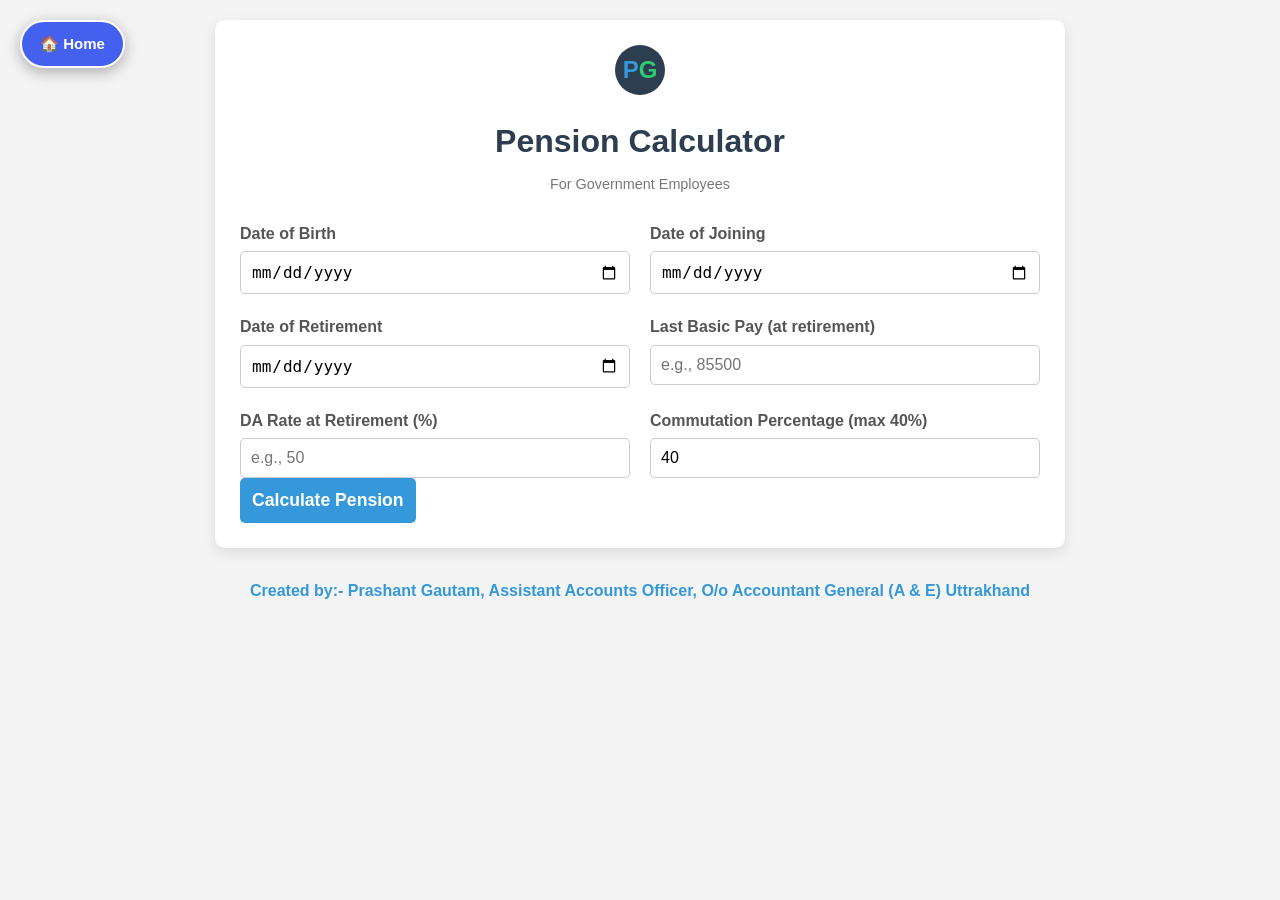
<file: Others/pension_calculator.html>
<!DOCTYPE html>
<html lang="en">
<head>
    <meta charset="UTF-8">
    <meta name="viewport" content="width=device-width, initial-scale=1.0">
    <title>Indian Central Government Pension Calculator</title>
    <style>
        body {
            font-family: -apple-system, BlinkMacSystemFont, 'Segoe UI', Roboto, Oxygen, Ubuntu, Cantarell, 'Open Sans', 'Helvetica Neue', sans-serif;
            line-height: 1.6;
            color: #333;
            background-color: #f4f4f4;
            margin: 0;
            padding: 20px;
        }
        .container {
            max-width: 800px;
            margin: auto;
            background: #fff;
            padding: 25px;
            border-radius: 10px;
            box-shadow: 0 5px 15px rgba(0,0,0,0.1);
        }
        h1 {
            text-align: center;
            color: #2c3e50;
            margin-bottom: 20px;
        }
        .form-grid {
            display: grid;
            grid-template-columns: 1fr 1fr;
            gap: 20px;
        }
        .form-group {
            display: flex;
            flex-direction: column;
        }
        label {
            margin-bottom: 5px;
            font-weight: 600;
            color: #555;
        }
        input[type="date"], input[type="number"] {
            padding: 10px;
            border: 1px solid #ccc;
            border-radius: 5px;
            font-size: 1rem;
        }
        button {
            grid-column: 1 / -1;
            padding: 12px;
            background-color: #3498db;
            color: white;
            border: none;
            border-radius: 5px;
            cursor: pointer;
            font-size: 1.1rem;
            font-weight: bold;
            transition: background-color 0.3s;
        }
        button:hover {
            background-color: #2980b9;
        }
        #results {
            margin-top: 30px;
            background-color: #eaf5ff;
            padding: 20px;
            border-radius: 8px;
            border-left: 5px solid #3498db;
        }
        #results h2 {
            margin-top: 0;
            color: #2c3e50;
        }
        .result-item {
            display: flex;
            justify-content: space-between;
            align-items: center;
            padding: 10px 0;
            border-bottom: 1px solid #d4e6f1;
        }
        .result-item:last-child {
            border-bottom: none;
        }
        .result-item span:first-child {
            font-weight: 500;
        }
        .result-item .value {
            font-weight: 700;
            color: #2980b9;
            text-align: right;
        }
        .formula {
            display: block;
            font-size: 0.8em;
            font-weight: 400;
            color: #555;
            font-family: 'Courier New', Courier, monospace;
        }

        #payoutBox {
            width: auto;
            margin-top: 30px;
            background: linear-gradient(135deg, #e0c3fc 0%, #8ec5fc 100%);
            border-radius: 12px;
            padding: 15px;
            box-shadow: 0 8px 20px rgba(0,0,0,0.15);
            font-size: 0.9em;
            color: #333;
            border: 1px solid rgba(255, 255, 255, 0.5);
        }
        #payoutBox h4 {
            margin-top: 0;
            margin-bottom: 10px;
            text-align: center;
            color: #2c3e50;
            font-size: 1.1em;
        }
        .payout-item {
            display: flex;
            justify-content: space-between;
            align-items: center;
            margin-bottom: 8px;
        }
        .payout-item span:first-child {
            font-weight: 600;
        }
        .payout-item span:last-child {
            font-weight: 700;
        }
        #payoutBox hr {
            border: none;
            border-top: 1px solid rgba(44, 62, 80, 0.2);
            margin: 10px 0;
        }
        .payout-item.total {
            font-size: 1.1em;
        }
        .payout-item.total span {
            color: #1a5276;
        }
        .arrear-calc label {
            font-size: 0.9em;
            font-weight: 600;
        }
        .arrear-calc input {
            width: 120px;
            padding: 3px 5px;
            font-size: 0.9em;
            border: 1px solid #8ec5fc;
            border-radius: 4px;
        }

        @media (max-width: 768px) {
            .form-grid {
                grid-template-columns: 1fr;
            }
            .container {
                padding: 15px;
            }
            h1 {
                font-size: 1.7rem;
            }
            h2 {
                font-size: 1.4rem;
            }
        }
    </style>

    <!-- Home Button Styling -->
    <style>
        .home-btn {
            position: fixed;
            top: 20px;
            left: 20px;
            background: #4361ee;
            color: white !important;
            padding: 10px 18px;
            border-radius: 30px;
            text-decoration: none;
            font-family: 'Segoe UI', Tahoma, Geneva, Verdana, sans-serif;
            font-size: 15px;
            font-weight: bold;
            z-index: 999999;
            box-shadow: 0 4px 15px rgba(0,0,0,0.3);
            transition: all 0.3s ease;
            display: inline-flex;
            align-items: center;
            gap: 8px;
            border: 2px solid white;
        }
        .home-btn:hover {
            background: #3f37c9;
            transform: scale(1.05);
            box-shadow: 0 6px 20px rgba(0,0,0,0.4);
        }
        @media (max-width: 600px) {
            .home-btn { top: 10px; left: 10px; padding: 8px 12px; font-size: 13px; }
        }
        @media print { .home-btn { display: none; } }
    </style>
</head>
<body>
    <a href="../index.html" class="home-btn">🏠 Home</a>


<div class="container">
    <div class="logo-container" style="text-align: center; margin-bottom: 10px;">
        <div class="logo-initials" style="width: 50px; height: 50px; background-color: #2c3e50; color: #fff; border-radius: 50%; display: inline-flex; align-items: center; justify-content: center; font-size: 24px; font-weight: bold; font-family: 'Segoe UI', sans-serif;">
            <span style="color: #3498db;">P</span><span style="color: #2ecc71;">G</span>
        </div>
    </div>
    <h1>Pension Calculator</h1>
    <p style="text-align:center; margin-top:-15px; margin-bottom: 25px; font-size: 0.9em; color: #777;">For Government Employees</p>

    <form id="pensionForm">
        <div class="form-grid">
            <div class="form-group">
                <label for="dob">Date of Birth</label>
                <input type="date" id="dob" required onchange="autoCalculateDOR(); calculatePension();">
            </div>
            <div class="form-group">
                <label for="doj">Date of Joining</label>
                <input type="date" id="doj" required onchange="calculatePension()">
            </div>
            <div class="form-group">
                <label for="dor">Date of Retirement</label>
                <input type="date" id="dor" required onchange="autoCalculateDARate(); calculatePension();">
            </div>
            <div class="form-group">
                <label for="basicPay">Last Basic Pay (at retirement)</label>
                <input type="number" id="basicPay" placeholder="e.g., 85500" required onchange="calculatePension()">
            </div>
            <div class="form-group">
                <label for="daRate">DA Rate at Retirement (%)</label>
                <input type="number" id="daRate" placeholder="e.g., 50" required onchange="calculatePension()">
            </div>
            <div class="form-group">
                <label for="commutationPercentage">Commutation Percentage (max 40%)</label>
                <input type="number" id="commutationPercentage" value="40" min="0" max="40" required onchange="calculatePension()">
            </div>
        </div>
        <button type="button" onclick="calculatePension()">Calculate Pension</button>
    </form>
    
    <div id="results" style="display:none;">
        <h2>Calculation Results</h2>
        <div id="resultDetails"></div>
    </div>

    <div id="payoutBox" style="display: none;">
        <h4>First Payout Summary</h4>
        <div class="payout-item"><span>Gratuity:</span> <span id="payoutGratuity"></span></div>
        <div class="payout-item"><span>Commutation:</span> <span id="payoutCommutation"></span></div>
        <div class="payout-item" style="display: none;">
            <span>First Reduced Pension:</span> <span id="payoutFirstPension"></span>
        </div>
        <div class="payout-item arrear-calc">
            <label for="paymentDate">Payment Date:</label>
            <input type="date" id="paymentDate" onchange="calculateArrears()">
        </div>
        <div id="arrearsSection" style="display: none;">
             <div class="payout-item"><span style="color: #c0392b;">Pension Arrear:</span> <span id="pensionArrear"></span></div>
             <div class="payout-item"><span style="color: #c0392b;">DA Arrear:</span> <span id="daArrear"></span></div>
        </div>
        <hr>
        <div class="payout-item total"><span>Grand Total Payout:</span> <span id="payoutTotal"></span></div>
    </div>
</div>

<script>
    let pensionData = {};

    const commutationTable = {
        20: 9.188, 21: 9.187, 22: 9.186, 23: 9.185, 24: 9.184, 25: 9.183, 26: 9.182, 27: 9.180, 28: 9.178, 29: 9.176, 30: 9.173, 31: 9.169, 32: 9.164, 33: 9.159, 34: 9.152, 35: 9.145, 36: 9.136, 37: 9.126, 38: 9.116, 39: 9.103, 40: 9.090, 41: 9.075, 42: 9.059, 43: 9.040, 44: 9.019, 45: 8.996, 46: 8.971, 47: 8.943, 48: 8.913, 49: 8.881, 50: 8.846, 51: 8.808, 52: 8.768, 53: 8.724, 54: 8.678, 55: 8.627, 56: 8.572, 57: 8.512, 58: 8.446, 59: 8.371, 60: 8.287, 61: 8.194, 62: 8.093, 63: 7.982, 64: 7.862, 65: 7.731, 66: 7.591, 67: 7.431, 68: 7.262, 69: 7.083, 70: 6.897, 71: 6.703, 72: 6.502, 73: 6.296, 74: 6.085, 75: 5.872, 76: 5.657, 77: 5.443, 78: 5.229, 79: 5.018, 80: 4.812, 81: 4.611
    };

    const daRates = [
        { date: new Date('2025-07-01'), rate: 58 }, { date: new Date('2025-01-01'), rate: 55 },
        { date: new Date('2024-07-01'), rate: 53 }, { date: new Date('2024-01-01'), rate: 50 },
        { date: new Date('2023-07-01'), rate: 46 }, { date: new Date('2023-01-01'), rate: 42 },
        { date: new Date('2022-07-01'), rate: 38 }, { date: new Date('2022-01-01'), rate: 34 },
        { date: new Date('2021-07-01'), rate: 31 }, { date: new Date('2019-07-01'), rate: 17 },
        { date: new Date('2019-01-01'), rate: 12 }, { date: new Date('2018-07-01'), rate: 9 },
        { date: new Date('2018-01-01'), rate: 7 }, { date: new Date('2017-07-01'), rate: 5 },
        { date: new Date('2017-01-01'), rate: 4 }, { date: new Date('2016-07-01'), rate: 2 },
        { date: new Date('2016-01-01'), rate: 0 },
    ];

    function autoCalculateDOR() {
        const dobInput = document.getElementById('dob');
        if (!dobInput.value) return;
        const dob = new Date(dobInput.value);
        let retirementYear = dob.getFullYear() + 60;
        let retirementMonth = dob.getMonth();
        if (dob.getDate() === 1) {
            retirementMonth--;
            if (retirementMonth < 0) { retirementMonth = 11; retirementYear--; }
        }
        const lastDay = new Date(retirementYear, retirementMonth + 1, 0).getDate();
        document.getElementById('dor').value = `${retirementYear}-${String(retirementMonth + 1).padStart(2, '0')}-${String(lastDay).padStart(2, '0')}`;
        autoCalculateDARate();
    }

    function autoCalculateDARate() {
        const dorInput = document.getElementById('dor');
        if (!dorInput.value) return;
        document.getElementById('daRate').value = getDaRateForDate(new Date(dorInput.value));
    }

    function getDaRateForDate(date) {
        for (const da of daRates) {
            if (date >= da.date) return da.rate;
        }
        return 0;
    }

    function calculatePension() {
        const dob = new Date(document.getElementById('dob').value);
        const doj = new Date(document.getElementById('doj').value);
        const dor = new Date(document.getElementById('dor').value);
        const basicPayInput = document.getElementById('basicPay');
        const commPercentageInput = document.getElementById('commutationPercentage');

        if (isNaN(dob.getTime()) || isNaN(doj.getTime()) || isNaN(dor.getTime()) || !basicPayInput.value || !commPercentageInput.value) {
            document.getElementById('results').style.display = 'none';
            document.getElementById('payoutBox').style.display = 'none';
            return;
        }

        const basicPay = parseFloat(basicPayInput.value);
        const commutationPercentage = parseFloat(commPercentageInput.value);

        const formatInr = (num) => new Intl.NumberFormat('en-IN', { style: 'currency', currency: 'INR', minimumFractionDigits: 0, maximumFractionDigits: 0 }).format(num);
        const daRate = getDaRateForDate(dor);
        document.getElementById('daRate').value = daRate;

        let serviceYears = dor.getFullYear() - doj.getFullYear();
        let serviceMonths = dor.getMonth() - doj.getMonth();
        let serviceDays = dor.getDate() - doj.getDate();
        if (serviceDays < 0) { serviceMonths--; serviceDays += new Date(dor.getFullYear(), dor.getMonth(), 0).getDate(); }
        if (serviceMonths < 0) { serviceYears--; serviceMonths += 12; }
        const serviceString = `${serviceYears} years, ${serviceMonths} months, ${serviceDays} days`;
        let pensionQualifyingYears = serviceYears + (serviceMonths >= 3 ? (serviceMonths >= 9 ? 1 : 0.5) : 0);

        const totalMonthsForGratuity = serviceYears * 12 + serviceMonths;
        let halfYearsForGratuity = Math.floor(totalMonthsForGratuity / 6);
        if ((totalMonthsForGratuity % 6) >= 3) halfYearsForGratuity++;
        const qualifyingServiceInHalfYears = Math.min(halfYearsForGratuity, 66);
        const daAmountForGratuity = basicPay * (daRate / 100);
        const emolumentsForGratuity = basicPay + daAmountForGratuity;
        let retirementGratuity = (emolumentsForGratuity / 4) * qualifyingServiceInHalfYears;
        retirementGratuity = Math.min(retirementGratuity, daRate >= 50 ? 2500000 : 2000000);
        const gratuityFormula = `((${formatInr(basicPay)} + ${formatInr(daAmountForGratuity)}) / 4) * ${qualifyingServiceInHalfYears}`;

        let basicPayForFinalPension = basicPay;
        const isNotionalCase = (dor.getMonth() === 5 && dor.getDate() === 30) || (dor.getMonth() === 11 && dor.getDate() === 31);
        if (isNotionalCase) {
            basicPayForFinalPension = Math.ceil((basicPay * 1.03) / 100) * 100;
        }

        let pensionForCommutation = 0;
        let finalMonthlyPension = 0;

        if (pensionQualifyingYears < 10) {
            alert("Service is less than 10 years, not eligible for monthly pension.");
        } else {
            pensionForCommutation = (basicPay / 2);
            finalMonthlyPension = (basicPayForFinalPension / 2);
        }

        let age = dor.getFullYear() - dob.getFullYear();
        if (dor.getMonth() < dob.getMonth() || (dor.getMonth() === dob.getMonth() && dor.getDate() < dob.getDate())) age--;
        if (dob.getDate() === 1) age++;
        
        const commutationFactor = commutationTable[age + 1] || 0;
        const commutedPensionPortion = pensionForCommutation * (commutationPercentage / 100);
        const commutationAmount = commutedPensionPortion * 12 * commutationFactor;
        const reducedMonthlyPension = finalMonthlyPension - commutedPensionPortion;

        pensionData = { dor, finalMonthlyPension, reducedMonthlyPension, commutationAmount: Math.round(commutationAmount), retirementGratuity: Math.round(retirementGratuity) };
        
        document.getElementById('resultDetails').innerHTML = `
            <div class="result-item"><span>Qualifying Service (Actual):</span> <span class="value">${serviceString}</span></div>
            <div class="result-item"><span>Qualifying Service (for Gratuity/Pension):</span> <span class="value">${pensionQualifyingYears} years</span></div>
            <div class="result-item"><span>Last Basic Pay (Actual):</span> <span class="value">${formatInr(basicPay)}</span></div>
            ${isNotionalCase ? `<div class="result-item"><span>Notional Basic Pay (for Pension):</span><span class="value">${formatInr(basicPayForFinalPension)}<br><small class="formula">(ceil((${formatInr(basicPay)} * 1.03) / 100) * 100)</small></span></div>` : ''}
            <div class="result-item"><span>Retirement Gratuity:</span><span class="value">${formatInr(Math.round(retirementGratuity))}<br><small class="formula">${gratuityFormula}</small></span></div>
            <div class="result-item"><span>Monthly Pension (Full):</span><span class="value">${formatInr(Math.round(finalMonthlyPension))}<br><small class="formula">(${formatInr(basicPayForFinalPension)} / 2)</small></span></div>
            <div class="result-item"><span>Portion of Pension Commuted (${commutationPercentage}%):</span><span class="value">${formatInr(Math.round(commutedPensionPortion))}/month<br><small class="formula">${formatInr(pensionForCommutation)} * ${commutationPercentage}%</small></span></div>
            <div class="result-item"><span>Lump Sum Commutation Amount:</span><span class="value">${formatInr(Math.round(commutationAmount))}<br><small class="formula">${formatInr(Math.round(commutedPensionPortion))} * 12 * ${commutationFactor}</small></span></div>
            <div class="result-item"><span>Reduced Monthly Pension (Residuary):</span><span class="value">${formatInr(Math.round(reducedMonthlyPension))}<br><small class="formula">${formatInr(Math.round(finalMonthlyPension))} - ${formatInr(Math.round(commutedPensionPortion))}</small></span></div>
        `;
        document.getElementById('results').style.display = 'block';
        
        calculateArrears();
    }

    function updatePayoutBox(arrears = { pension: 0, da: 0 }) {
        const { commutationAmount, retirementGratuity } = pensionData;
        if (retirementGratuity === undefined) return;

        const formatInr = (num) => new Intl.NumberFormat('en-IN', { style: 'currency', currency: 'INR', minimumFractionDigits: 0, maximumFractionDigits: 0 }).format(num);

        document.getElementById('payoutGratuity').textContent = formatInr(retirementGratuity);
        document.getElementById('payoutCommutation').textContent = formatInr(commutationAmount);
        
        const grandTotal = retirementGratuity + commutationAmount + arrears.pension + arrears.da;
        document.getElementById('payoutTotal').textContent = formatInr(Math.round(grandTotal));
        
        document.getElementById('payoutBox').style.display = 'block';
    }

    function calculateArrears() {
        const paymentDateInput = document.getElementById('paymentDate');
        const dateValue = paymentDateInput.value;
        const { dor, finalMonthlyPension, reducedMonthlyPension } = pensionData;
        const formatInr = (num) => new Intl.NumberFormat('en-IN', { style: 'currency', currency: 'INR', minimumFractionDigits: 0, maximumFractionDigits: 0 }).format(num);
        const firstPensionItem = document.getElementById('payoutFirstPension').parentElement;

        if (!dateValue || !dor) {
            document.getElementById('arrearsSection').style.display = 'none';
            firstPensionItem.style.display = 'none';
            if(pensionData.dor) updatePayoutBox();
            return;
        }

        const dateParts = dateValue.split('-');
        const paymentDate = new Date(parseInt(dateParts[0]), parseInt(dateParts[1]) - 1, parseInt(dateParts[2]));

        const firstArrearMonth = new Date(dor.getFullYear(), dor.getMonth() + 1, 1);
        
        let totalPensionArrear = 0;
        let totalDaArrear = 0;
        
        if (paymentDate > firstArrearMonth) {
            let monthsCount = 0;
            let daArrearFormulaParts = [];
            
            const paymentMonthStart = new Date(paymentDate.getFullYear(), paymentDate.getMonth(), 1);
            let loopDate = new Date(firstArrearMonth);

            while(loopDate < paymentMonthStart) {
                monthsCount++;
                const daRateForMonth = getDaRateForDate(loopDate);
                const daAmountForMonth = finalMonthlyPension * (daRateForMonth / 100);
                totalDaArrear += daAmountForMonth;
                daArrearFormulaParts.push(`${formatInr(daAmountForMonth)}[${daRateForMonth}%]`);
                loopDate.setMonth(loopDate.getMonth() + 1);
            }
            
            totalPensionArrear = finalMonthlyPension * monthsCount;

            const pensionArrearFormula = `(${formatInr(finalMonthlyPension)} × ${monthsCount} mo)`;
            const daArrearFormula = daArrearFormulaParts.join(' + ');

            document.getElementById('pensionArrear').innerHTML = `${formatInr(Math.round(totalPensionArrear))}<br><small class="formula">${pensionArrearFormula}</small>`;
            document.getElementById('daArrear').innerHTML = `${formatInr(Math.round(totalDaArrear))}<br><small class="formula">${daArrearFormula}</small>`;
            document.getElementById('arrearsSection').style.display = 'block';
            
            const firstReducedPensionMonth = new Date(paymentDate.getFullYear(), paymentDate.getMonth(), 1);
            const firstMonthDaRate = getDaRateForDate(firstReducedPensionMonth);
            const firstMonthPension = reducedMonthlyPension * (1 + firstMonthDaRate / 100);
            document.getElementById('payoutFirstPension').textContent = formatInr(Math.round(firstMonthPension));
            firstPensionItem.style.display = 'flex';

        } else {
            document.getElementById('arrearsSection').style.display = 'none';
            firstPensionItem.style.display = 'none';
        }

        updatePayoutBox({ pension: totalPensionArrear, da: totalDaArrear });
    }
</script>

<p style="text-align:center; font-weight: bold; color: #3498db; margin-top: 30px;">Created by:- Prashant Gautam, Assistant Accounts Officer, O/o Accountant General (A & E) Uttrakhand</p>
</body>
</html>
</file>
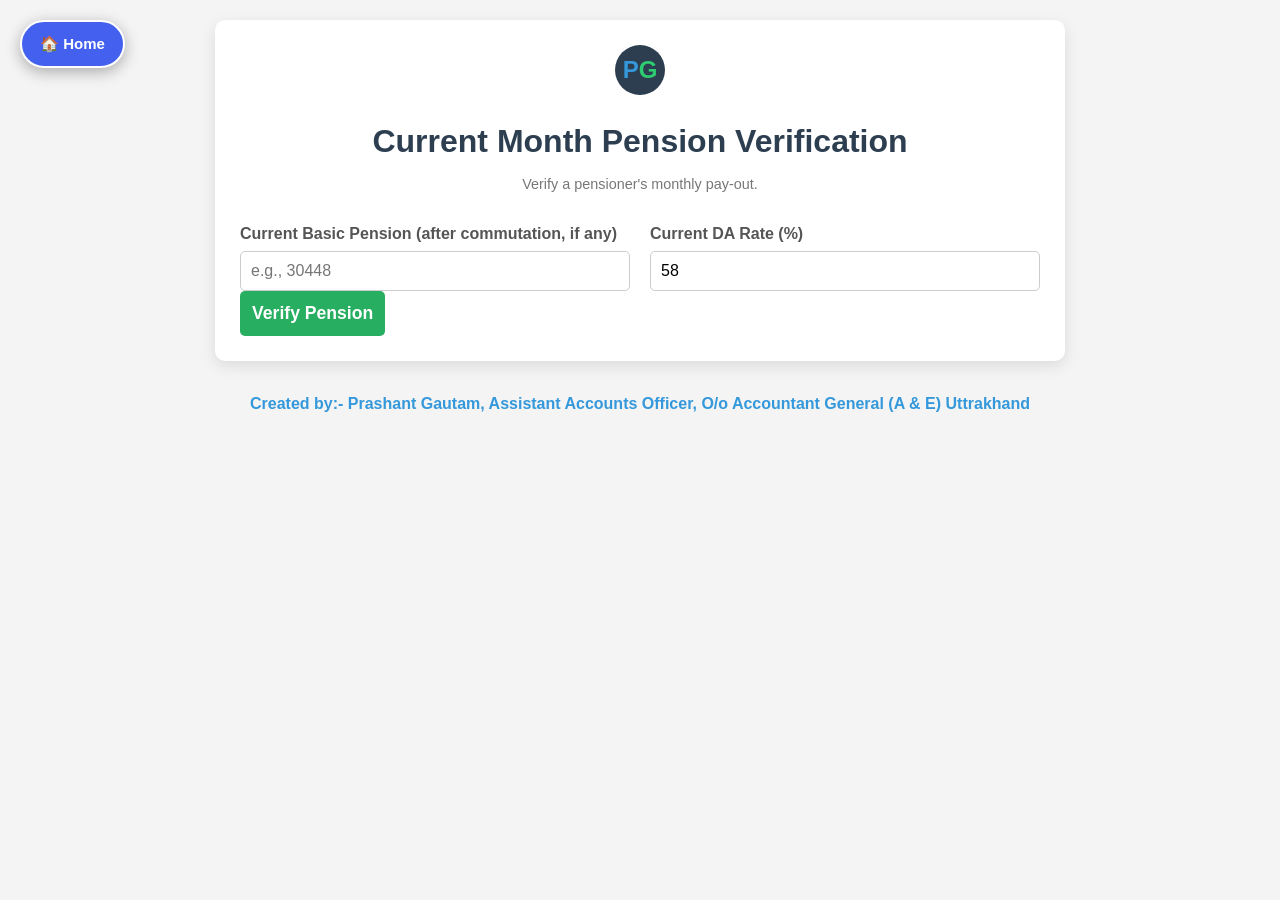
<file: Others/pension_verification_calculator.html>
<!DOCTYPE html>
<html lang="en">
<head>
    <meta charset="UTF-8">
    <meta name="viewport" content="width=device-width, initial-scale=1.0">
    <title>Current Month Pension Verification Calculator</title>
    <style>
        body {
            font-family: -apple-system, BlinkMacSystemFont, 'Segoe UI', Roboto, Oxygen, Ubuntu, Cantarell, 'Open Sans', 'Helvetica Neue', sans-serif;
            line-height: 1.6;
            color: #333;
            background-color: #f4f4f4;
            margin: 0;
            padding: 20px;
        }
        .container {
            max-width: 800px;
            margin: auto;
            background: #fff;
            padding: 25px;
            border-radius: 10px;
            box-shadow: 0 5px 15px rgba(0,0,0,0.1);
        }
        h1 {
            text-align: center;
            color: #2c3e50;
            margin-bottom: 20px;
        }
        .form-grid {
            display: grid;
            grid-template-columns: 1fr 1fr;
            gap: 20px;
        }
        .form-group {
            display: flex;
            flex-direction: column;
        }
        label {
            margin-bottom: 5px;
            font-weight: 600;
            color: #555;
        }
        input[type="date"], input[type="number"] {
            padding: 10px;
            border: 1px solid #ccc;
            border-radius: 5px;
            font-size: 1rem;
        }
        button {
            grid-column: 1 / -1;
            padding: 12px;
            background-color: #27ae60;
            color: white;
            border: none;
            border-radius: 5px;
            cursor: pointer;
            font-size: 1.1rem;
            font-weight: bold;
            transition: background-color 0.3s;
        }
        button:hover {
            background-color: #229954;
        }
        #results {
            margin-top: 30px;
            background-color: #eafaf1;
            padding: 20px;
            border-radius: 8px;
            border-left: 5px solid #27ae60;
        }
        #results h2 {
            margin-top: 0;
            color: #2c3e50;
        }
        .result-item {
            display: flex;
            justify-content: space-between;
            padding: 10px 0;
            border-bottom: 1px solid #d4efdf;
        }
        .result-item:last-child {
            border-bottom: none;
        }
        .result-item span {
            font-weight: 500;
        }
        .result-item .value {
            font-weight: 700;
            color: #229954;
        }
        @media (max-width: 768px) {
            .form-grid {
                grid-template-columns: 1fr; /* Stack the form columns */
            }
            .container {
                padding: 15px; /* Reduce padding on smaller screens */
            }
            h1 {
                font-size: 1.7rem; /* Slightly reduce header size */
            }
            h2 {
                font-size: 1.4rem;
            }
        }
    </style>

    <!-- Home Button Styling -->
    <style>
        .home-btn {
            position: fixed;
            top: 20px;
            left: 20px;
            background: #4361ee;
            color: white !important;
            padding: 10px 18px;
            border-radius: 30px;
            text-decoration: none;
            font-family: 'Segoe UI', Tahoma, Geneva, Verdana, sans-serif;
            font-size: 15px;
            font-weight: bold;
            z-index: 999999;
            box-shadow: 0 4px 15px rgba(0,0,0,0.3);
            transition: all 0.3s ease;
            display: inline-flex;
            align-items: center;
            gap: 8px;
            border: 2px solid white;
        }
        .home-btn:hover {
            background: #3f37c9;
            transform: scale(1.05);
            box-shadow: 0 6px 20px rgba(0,0,0,0.4);
        }
        @media (max-width: 600px) {
            .home-btn { top: 10px; left: 10px; padding: 8px 12px; font-size: 13px; }
        }
        @media print { .home-btn { display: none; } }
    </style>
</head>
<body onload="autoFetchCurrentDA()">
    <a href="../index.html" class="home-btn">🏠 Home</a>


<div class="container">
    <div class="logo-container" style="text-align: center; margin-bottom: 10px;">
        <div class="logo-initials" style="width: 50px; height: 50px; background-color: #2c3e50; color: #fff; border-radius: 50%; display: inline-flex; align-items: center; justify-content: center; font-size: 24px; font-weight: bold; font-family: 'Segoe UI', sans-serif;">
            <span style="color: #3498db;">P</span><span style="color: #2ecc71;">G</span>
        </div>
    </div>
    <h1>Current Month Pension Verification</h1>
    <p style="text-align:center; margin-top:-15px; margin-bottom: 25px; font-size: 0.9em; color: #777;">Verify a pensioner's monthly pay-out.</p>

    <form id="pensionForm">
        <div class="form-grid">
            <div class="form-group">
                <label for="currentBasicPension">Current Basic Pension (after commutation, if any)</label>
                <input type="number" id="currentBasicPension" placeholder="e.g., 30448" required>
            </div>
            <div class="form-group">
                <label for="daRate">Current DA Rate (%)</label>
                <input type="number" id="daRate" required>
            </div>
        </div>
        <button type="button" onclick="verifyPension()">Verify Pension</button>
    </form>
    <div id="results" style="display:none;">
        <h2>Verification Results</h2>
        <div id="resultDetails"></div>
    </div>
</div>

<script>
    const daRates = [
        { date: new Date('2025-07-01'), rate: 58 }, { date: new Date('2025-01-01'), rate: 55 },
        { date: new Date('2024-07-01'), rate: 53 }, { date: new Date('2024-01-01'), rate: 50 },
        { date: new Date('2023-07-01'), rate: 46 }, { date: new Date('2023-01-01'), rate: 42 },
        { date: new Date('2022-07-01'), rate: 38 }, { date: new Date('2022-01-01'), rate: 34 },
        { date: new Date('2021-07-01'), rate: 31 }, { date: new Date('2019-07-01'), rate: 17 },
        { date: new Date('2019-01-01'), rate: 12 }, { date: new Date('2018-07-01'), rate: 9 },
        { date: new Date('2018-01-01'), rate: 7 }, { date: new Date('2017-07-01'), rate: 5 },
        { date: new Date('2017-01-01'), rate: 4 }, { date: new Date('2016-07-01'), rate: 2 },
        { date: new Date('2016-01-01'), rate: 0 },
    ];

    function autoFetchCurrentDA() {
        const today = new Date();
        let applicableDARate = 0;
        for (const da of daRates) {
            if (today >= da.date) {
                applicableDARate = da.rate;
                break;
            }
        }
        document.getElementById('daRate').value = applicableDARate;
    }

    function verifyPension() {
        const currentBasicPension = parseFloat(document.getElementById('currentBasicPension').value);
        const daRate = parseFloat(document.getElementById('daRate').value);

        if (isNaN(currentBasicPension) || isNaN(daRate)) {
            alert('Please fill all fields with valid values.');
            return;
        }

        const dearnessAllowance = currentBasicPension * (daRate / 100);
        const totalCurrentPension = currentBasicPension + dearnessAllowance;

        const resultsDiv = document.getElementById('results');
        const resultDetails = document.getElementById('resultDetails');
        const formatInr = (num) => new Intl.NumberFormat('en-IN', { style: 'currency', currency: 'INR', minimumFractionDigits: 2 }).format(num);

        resultDetails.innerHTML = `
            <div class="result-item"><span>Current Basic Pension:</span> <span class="value">${formatInr(currentBasicPension)}</span></div>
            <div class="result-item"><span>Dearness Allowance (DR) @ ${daRate}%:</span> <span class="value">${formatInr(dearnessAllowance)}</span></div>
            <hr>
            <div class="result-item"><strong><span>Total Current Pension:</span></strong> <strong class="value">${formatInr(totalCurrentPension)}</strong></div>
        `;
        resultsDiv.style.display = 'block';
    }
</script>

<p style="text-align:center; font-weight: bold; color: #3498db; margin-top: 30px;">Created by:- Prashant Gautam, Assistant Accounts Officer, O/o Accountant General (A & E) Uttrakhand</p>
</body>
</html>
</file>
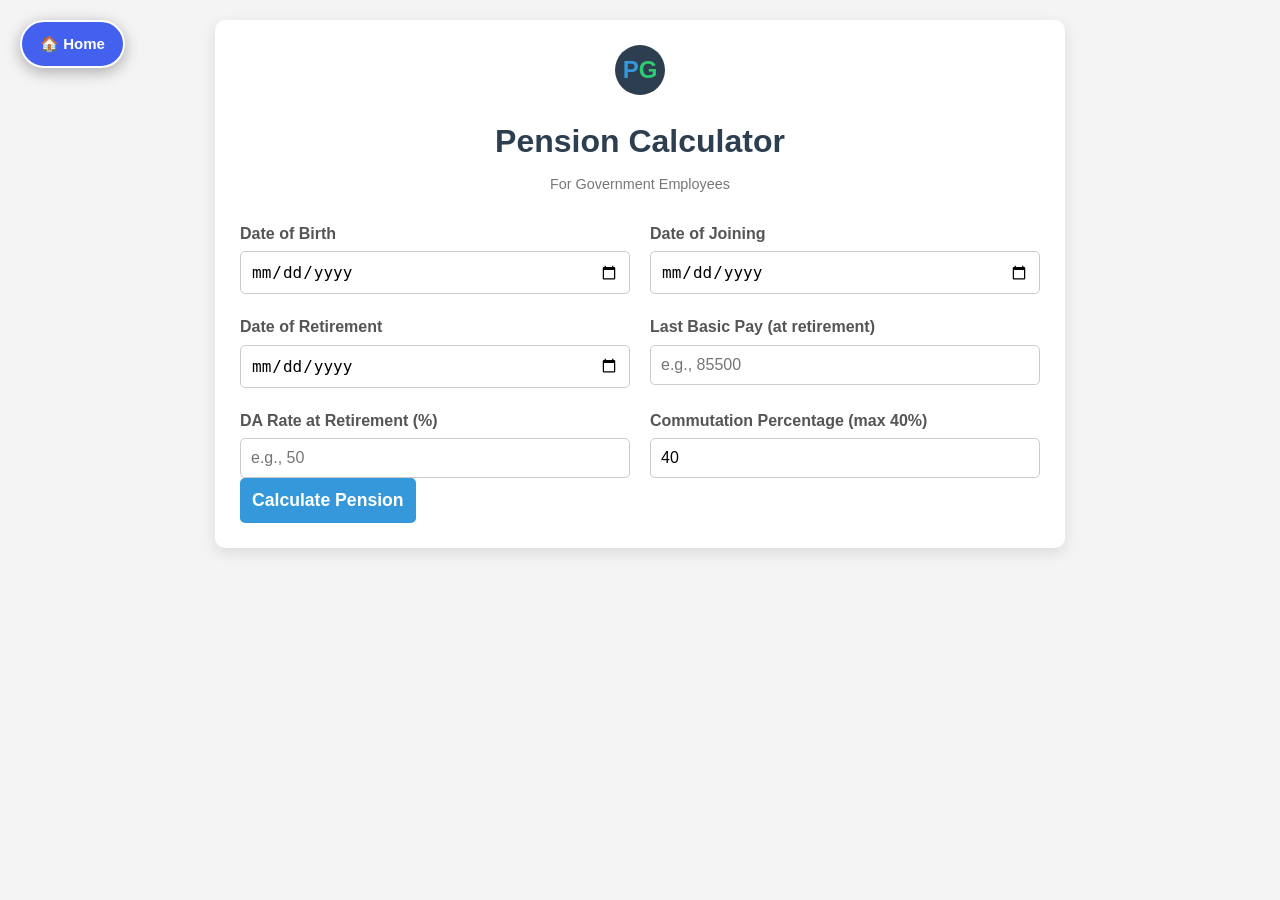
<file: Others/sample_pension_calculator.html>
<!DOCTYPE html>
<html lang="en">
<head>
    <meta charset="UTF-8">
    <meta name="viewport" content="width=device-width, initial-scale=1.0">
    <title>Indian Central Government Pension Calculator</title>
    <style>
        body {
            font-family: -apple-system, BlinkMacSystemFont, 'Segoe UI', Roboto, Oxygen, Ubuntu, Cantarell, 'Open Sans', 'Helvetica Neue', sans-serif;
            line-height: 1.6;
            color: #333;
            background-color: #f4f4f4;
            margin: 0;
            padding: 20px;
        }
        .container {
            max-width: 800px;
            margin: auto;
            background: #fff;
            padding: 25px;
            border-radius: 10px;
            box-shadow: 0 5px 15px rgba(0,0,0,0.1);
        }
        h1 {
            text-align: center;
            color: #2c3e50;
            margin-bottom: 20px;
        }
        .form-grid {
            display: grid;
            grid-template-columns: 1fr 1fr;
            gap: 20px;
        }
        .form-group {
            display: flex;
            flex-direction: column;
        }
        label {
            margin-bottom: 5px;
            font-weight: 600;
            color: #555;
        }
        input[type="date"], input[type="number"] {
            padding: 10px;
            border: 1px solid #ccc;
            border-radius: 5px;
            font-size: 1rem;
        }
        button {
            grid-column: 1 / -1;
            padding: 12px;
            background-color: #3498db;
            color: white;
            border: none;
            border-radius: 5px;
            cursor: pointer;
            font-size: 1.1rem;
            font-weight: bold;
            transition: background-color 0.3s;
        }
        button:hover {
            background-color: #2980b9;
        }
        #results {
            margin-top: 30px;
            background-color: #eaf5ff;
            padding: 20px;
            border-radius: 8px;
            border-left: 5px solid #3498db;
        }
        #results h2 {
            margin-top: 0;
            color: #2c3e50;
        }
        .result-item {
            display: flex;
            justify-content: space-between;
            padding: 10px 0;
            border-bottom: 1px solid #d4e6f1;
        }
        .result-item:last-child {
            border-bottom: none;
        }
        .result-item span {
            font-weight: 500;
        }
        .result-item .value {
            font-weight: 700;
            color: #2980b9;
        }
        @media (max-width: 768px) {
            .form-grid {
                grid-template-columns: 1fr; /* Stack the form columns */
            }
            .container {
                padding: 15px; /* Reduce padding on smaller screens */
            }
            h1 {
                font-size: 1.7rem; /* Slightly reduce header size */
            }
            h2 {
                font-size: 1.4rem;
            }
        }
    </style>

    <!-- Home Button Styling -->
    <style>
        .home-btn {
            position: fixed;
            top: 20px;
            left: 20px;
            background: #4361ee;
            color: white !important;
            padding: 10px 18px;
            border-radius: 30px;
            text-decoration: none;
            font-family: 'Segoe UI', Tahoma, Geneva, Verdana, sans-serif;
            font-size: 15px;
            font-weight: bold;
            z-index: 999999;
            box-shadow: 0 4px 15px rgba(0,0,0,0.3);
            transition: all 0.3s ease;
            display: inline-flex;
            align-items: center;
            gap: 8px;
            border: 2px solid white;
        }
        .home-btn:hover {
            background: #3f37c9;
            transform: scale(1.05);
            box-shadow: 0 6px 20px rgba(0,0,0,0.4);
        }
        @media (max-width: 600px) {
            .home-btn { top: 10px; left: 10px; padding: 8px 12px; font-size: 13px; }
        }
        @media print { .home-btn { display: none; } }
    </style>
</head>
<body>
    <a href="../index.html" class="home-btn">🏠 Home</a>


<div class="container">
    <div class="logo-container" style="text-align: center; margin-bottom: 10px;">
        <div class="logo-initials" style="width: 50px; height: 50px; background-color: #2c3e50; color: #fff; border-radius: 50%; display: inline-flex; align-items: center; justify-content: center; font-size: 24px; font-weight: bold; font-family: 'Segoe UI', sans-serif;">
            <span style="color: #3498db;">P</span><span style="color: #2ecc71;">G</span>
        </div>
    </div>
    <h1>Pension Calculator</h1>
    <p style="text-align:center; margin-top:-15px; margin-bottom: 25px; font-size: 0.9em; color: #777;">For Government Employees</p>

    <form id="pensionForm">
        <div class="form-grid">
            <div class="form-group">
                <label for="dob">Date of Birth</label>
                <input type="date" id="dob" required onchange="autoCalculateDOR()">
            </div>
            <div class="form-group">
                <label for="doj">Date of Joining</label>
                <input type="date" id="doj" required>
            </div>
            <div class="form-group">
                <label for="dor">Date of Retirement</label>
                <input type="date" id="dor" required onchange="autoCalculateDARate()">
            </div>
            <div class="form-group">
                <label for="basicPay">Last Basic Pay (at retirement)</label>
                <input type="number" id="basicPay" placeholder="e.g., 85500" required>
            </div>
            <div class="form-group">
                <label for="daRate">DA Rate at Retirement (%)</label>
                <input type="number" id="daRate" placeholder="e.g., 50" required>
            </div>
            <div class="form-group">
                <label for="commutationPercentage">Commutation Percentage (max 40%)</label>
                <input type="number" id="commutationPercentage" value="40" min="0" max="40" required>
            </div>
        </div>
        <button type="button" onclick="calculatePension()">Calculate Pension</button>
    </form>
    <div id="results" style="display:none;">
        <h2>Calculation Results</h2>
        <div id="resultDetails"></div>
    </div>
</div>

<script>
    // Correct commutation table as per CCS (Commutation of Pension) Rules.
    const commutationTable = {
        20: 9.187, 21: 9.186, 22: 9.185, 23: 9.184, 24: 9.183, 25: 9.182,
        26: 9.181, 27: 9.180, 28: 9.178, 29: 9.176, 30: 9.174, 31: 9.171,
        32: 9.168, 33: 9.164, 34: 9.160, 35: 9.155, 36: 9.149, 37: 9.142,
        38: 9.134, 39: 9.125, 40: 9.116, 41: 9.106, 42: 9.095, 43: 9.083,
        44: 9.070, 45: 9.056, 46: 9.041, 47: 9.025, 48: 9.008, 49: 8.990,
        50: 8.971, 51: 8.951, 52: 8.929, 53: 8.906, 54: 8.881, 55: 8.855,
        56: 8.827, 57: 8.798, 58: 8.766, 59: 8.732, 60: 8.696, 61: 8.194,
        62: 8.093, 63: 7.982, 64: 7.862, 65: 7.731, 66: 7.591, 67: 7.431,
        68: 7.262, 69: 7.083, 70: 6.897, 71: 6.704, 72: 6.502, 73: 6.296,
        74: 6.085, 75: 5.872, 76: 5.657, 77: 5.443, 78: 5.229, 79: 5.018,
        80: 4.809, 81: 4.605
    };

    // Hardcoded DA rates as provided by the user, sorted by date descending.
    const daRates = [
        { date: new Date('2025-07-01'), rate: 58 },
        { date: new Date('2025-01-01'), rate: 55 },
        { date: new Date('2024-07-01'), rate: 53 },
        { date: new Date('2024-01-01'), rate: 50 },
        { date: new Date('2023-07-01'), rate: 46 },
        { date: new Date('2023-01-01'), rate: 42 },
        { date: new Date('2022-07-01'), rate: 38 },
        { date: new Date('2022-01-01'), rate: 34 },
        { date: new Date('2021-07-01'), rate: 31 },
        { date: new Date('2019-07-01'), rate: 17 },
        { date: new Date('2019-01-01'), rate: 12 },
        { date: new Date('2018-07-01'), rate: 9 },
        { date: new Date('2018-01-01'), rate: 7 },
        { date: new Date('2017-07-01'), rate: 5 },
        { date: new Date('2017-01-01'), rate: 4 },
        { date: new Date('2016-07-01'), rate: 2 },
        { date: new Date('2016-01-01'), rate: 0 }, // Assuming 0% from user's "0"
    ];

    function autoCalculateDOR() {
        const dobInput = document.getElementById('dob');
        if (!dobInput.value) return;

        const dob = new Date(dobInput.value);
        const retirementYear = dob.getFullYear() + 60;
        const retirementMonth = dob.getMonth(); // 0-indexed

        const lastDay = new Date(retirementYear, retirementMonth + 1, 0).getDate();

        const year = retirementYear;
        const month = String(retirementMonth + 1).padStart(2, '0');
        const day = String(lastDay).padStart(2, '0');
        
        const dorString = `${year}-${month}-${day}`;
        document.getElementById('dor').value = dorString;
        autoCalculateDARate(); // Call DA rate calculation after DOR is set
    }

    function autoCalculateDARate() {
        const dorInput = document.getElementById('dor');
        if (!dorInput.value) return;

        const dor = new Date(dorInput.value);
        let applicableDARate = 0;

        for (const da of daRates) {
            if (dor >= da.date) {
                applicableDARate = da.rate;
                break;
            }
        }
        document.getElementById('daRate').value = applicableDARate;
    }

    function calculatePension() {
        const dob = new Date(document.getElementById('dob').value);
        const doj = new Date(document.getElementById('doj').value);
        const dor = new Date(document.getElementById('dor').value);
        const basicPay = parseFloat(document.getElementById('basicPay').value);
        const daRate = parseFloat(document.getElementById('daRate').value);
        const commutationPercentage = parseFloat(document.getElementById('commutationPercentage').value);

        if (isNaN(dob) || isNaN(doj) || isNaN(dor) || isNaN(basicPay) || isNaN(daRate) || isNaN(commutationPercentage)) {
            alert('Please fill all fields with valid values.');
            return;
        }

        // --- Calculations ---

        // 1. Raw Service Calculation
        let serviceYears = dor.getFullYear() - doj.getFullYear();
        let serviceMonths = dor.getMonth() - doj.getMonth();
        let serviceDays = dor.getDate() - doj.getDate();
        if (serviceDays < 0) {
            serviceMonths--;
            const prevMonth = new Date(dor.getFullYear(), dor.getMonth(), 0);
            serviceDays += prevMonth.getDate();
        }
        if (serviceMonths < 0) {
            serviceYears--;
            serviceMonths += 12;
        }
        const serviceString = `${serviceYears} years, ${serviceMonths} months, ${serviceDays} days`;
        
        // 2. Qualifying Service for Gratuity (rounded to nearest half-year)
        const totalMonthsForGratuity = serviceYears * 12 + serviceMonths;
        let halfYearsForGratuity = Math.floor(totalMonthsForGratuity / 6);
        if ((totalMonthsForGratuity % 6) >= 3) {
            halfYearsForGratuity++;
        }
        const qualifyingServiceInHalfYears = Math.min(halfYearsForGratuity, 66);

        // 3. Gratuity Calculation
        const daAmountForGratuity = basicPay * (daRate / 100);
        const emolumentsForGratuity = basicPay + daAmountForGratuity;
        let retirementGratuity = (emolumentsForGratuity / 4) * qualifyingServiceInHalfYears;
        
        // Determine the maximum gratuity based on the DA rate
        let maxGratuity = 2000000; // Default cap
        if (daRate >= 50) {
            maxGratuity = 2500000; // Enhanced cap
        }
        retirementGratuity = Math.min(retirementGratuity, maxGratuity);

        // 4. Pension Calculation (with corrected Qualifying Service)
        let monthlyPension;
        const maxPension = basicPay / 2; // Use unrounded value for precision

        // Calculate Qualifying Service for Pension (rounded to half-years)
        // Rule: 3 months+ = 1 half-year, 9 months+ = 2 half-years
        let pensionQualifyingYears = serviceYears;
        if (serviceMonths >= 9) {
            pensionQualifyingYears += 1; // Rounded up to next full year
        } else if (serviceMonths >= 3) {
            pensionQualifyingYears += 0.5; // Rounded to nearest half-year
        }
        
        if (pensionQualifyingYears >= 20) {
            monthlyPension = maxPension;
        } else {
            monthlyPension = maxPension * (pensionQualifyingYears / 20);
        }

        // 5. Commutation
        let age = dor.getFullYear() - dob.getFullYear();
        const monthDiff = dor.getMonth() - dob.getMonth();
        if (monthDiff < 0 || (monthDiff === 0 && dor.getDate() < dob.getDate())) {
            age--;
        }
        const ageOnNextBirthday = age + 1;

        const commutationFactor = commutationTable[ageOnNextBirthday];
        const commutablePension = monthlyPension * (commutationPercentage / 100);
        const commutationAmount = commutablePension * 12 * commutationFactor;
        
        // 6. Reduced Pension
        const reducedMonthlyPension = monthlyPension - commutablePension;

        // 7. Restoration Date
        const restorationDate = new Date(dor);
        restorationDate.setFullYear(restorationDate.getFullYear() + 15);

        // --- Display Results ---
        const resultsDiv = document.getElementById('results');
        const resultDetails = document.getElementById('resultDetails');
        
        // Round final values to the nearest rupee
        const finalGratuity = Math.round(retirementGratuity);
        const finalMonthlyPension = Math.round(monthlyPension);
        const finalCommutablePension = Math.round(commutablePension);
        const finalCommutationAmount = Math.round(commutationAmount);
        // Use rounded values for consistency
        const finalReducedMonthlyPension = finalMonthlyPension - finalCommutablePension; 

        const formatInr = (num) => new Intl.NumberFormat('en-IN', { style: 'currency', currency: 'INR', minimumFractionDigits: 0, maximumFractionDigits: 0 }).format(num);

        resultDetails.innerHTML = `
            <div class="result-item"><span>Qualifying Service (Actual):</span> <span class="value">${serviceString}</span></div>
            <div class="result-item"><span>Qualifying Service (for Pension):</span> <span class="value">${pensionQualifyingYears} years</span></div>
            <div class="result-item"><span>Retirement Gratuity:</span> <span class="value">${formatInr(finalGratuity)}</span></div>
            <div class="result-item"><span>Monthly Pension (Basic):</span> <span class="value">${formatInr(finalMonthlyPension)}</span></div>
            <div class="result-item"><span>Portion of Pension Commuted (${commutationPercentage}%):</span> <span class="value">${formatInr(finalCommutablePension)}/month</span></div>
            <div class="result-item"><span>Lump Sum Commutation Amount:</span> <span class="value">${formatInr(finalCommutationAmount)}</span></div>
            <div class="result-item"><span>Reduced Monthly Pension (Residuary):</span> <span class="value">${formatInr(finalReducedMonthlyPension)}</span></div>
            <div class="result-item"><span>Pension will be fully restored on:</span> <span class="value">${restorationDate.toLocaleDateString('en-IN')}</span></div>
        `;
        resultsDiv.style.display = 'block';
    }
</script>

<p id="creator-info" style="text-align:center; font-weight: bold; color: #3498db; margin-top: 30px;"></p>
<script>
    function showCreatorInfo() {
        // The creator info, encoded in Base64 to hide it from plain sight.
        const encodedInfo = 'Q3JlYXRlZCBieTotIFByYXNoYW50IEdhdXRhbSwgQXNzaXN0YW50IEFjY291bnRzIE9mZmljZXIsIE8vbyBBY2NvdW50YW50IEdlbmVyYWwgKEEgJiBFKSBVdHRyYWtoYW5k';
        
        // A simple "hash" of the password "Wonder". This is not for security, but for obfuscation.
        const passHash = "11410110011011187"; 

        function checkPass(pass) {
            let hash = '';
            // A simple, non-obvious way to check the password.
            for (let i = pass.length - 1; i >= 0; i--) {
                hash += pass.charCodeAt(i);
            }
            return hash === passHash;
        }

        const password = prompt("Password:", "");
        if (checkPass(password)) {
            // Decode and display the creator info only if the password is correct.
            document.getElementById("creator-info").innerHTML = atob(encodedInfo);
        } else {
            // Optional: show a generic message or leave it blank.
            document.getElementById("creator-info").innerHTML = "Unauthorized";
        }
    }
    document.addEventListener('DOMContentLoaded', showCreatorInfo);
</script>
</body>
</html>
</file>
<file: TypingTest/style.css>
body {
    font-family: Arial, sans-serif;
    background-color: #f0f0f0;
    display: flex;
    justify-content: center;
    align-items: center;
    min-height: 100vh;
    margin: 0;
}

.container {
    background-color: white;
    padding: 2rem;
    border-radius: 10px;
    box-shadow: 0 0 10px rgba(0,0,0,0.1);
    width: 800px;
    max-width: 90%;
    text-align: center;
}

h1 {
    margin-bottom: 1rem;
}

#test-selection {
    margin-bottom: 1rem;
}

#test-selection button {
    margin: 0.2rem;
    padding: 0.5rem 1rem;
    border: 1px solid #ccc;
    border-radius: 5px;
    background-color: #fff;
    cursor: pointer;
}

#test-selection button.active {
    background-color: #007bff;
    color: white;
    border-color: #007bff;
}

#text-to-type-container {
    background-color: #eee;
    padding: 1rem;
    border-radius: 5px;
    margin-bottom: 1rem;
    text-align: left;
    height: 150px;
    overflow-y: auto;
}

#text-to-type {
    font-size: 1.2rem;
    line-height: 1.5;
    color: #555;
}

#text-to-type .correct {
    color: green;
}

#text-to-type .incorrect {
    color: red;
    text-decoration: underline;
}

textarea {
    width: 100%;
    padding: 0.5rem;
    font-size: 1.2rem;
    line-height: 1.5;
    border: 1px solid #ccc;
    border-radius: 5px;
    resize: none;
}

.stats {
    display: flex;
    justify-content: space-around;
    margin-top: 1rem;
}

.stat {
    text-align: center;
}

.stat p:first-child {
    font-size: 0.9rem;
    color: #888;
    margin: 0;
}

.stat p:last-child {
    font-size: 1.5rem;
    font-weight: bold;
    margin: 0;
}

button#restart-btn {
    margin-top: 1rem;
    padding: 0.7rem 1.5rem;
    font-size: 1rem;
    border: none;
    border-radius: 5px;
    background-color: #007bff;
    color: white;
    cursor: pointer;
    transition: background-color 0.3s;
}

button#restart-btn:hover {
    background-color: #0056b3;
}
</file>
